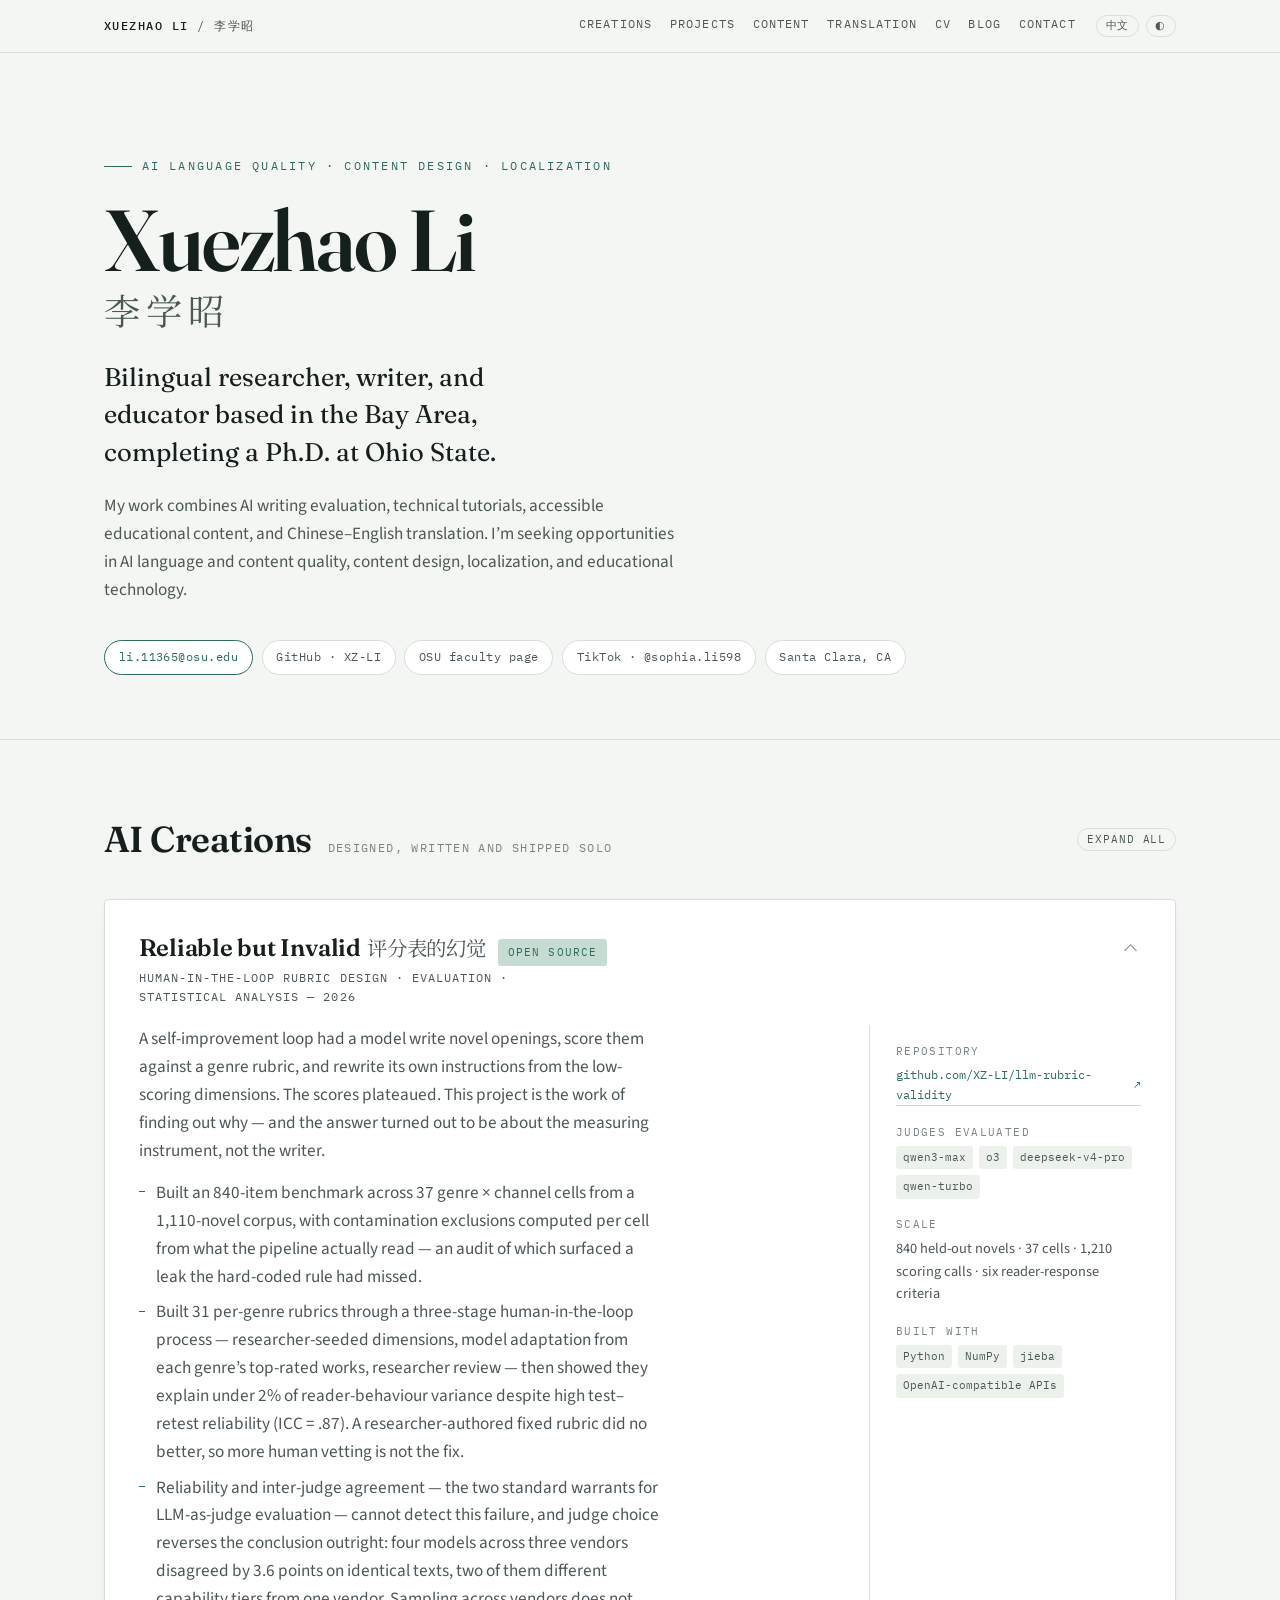
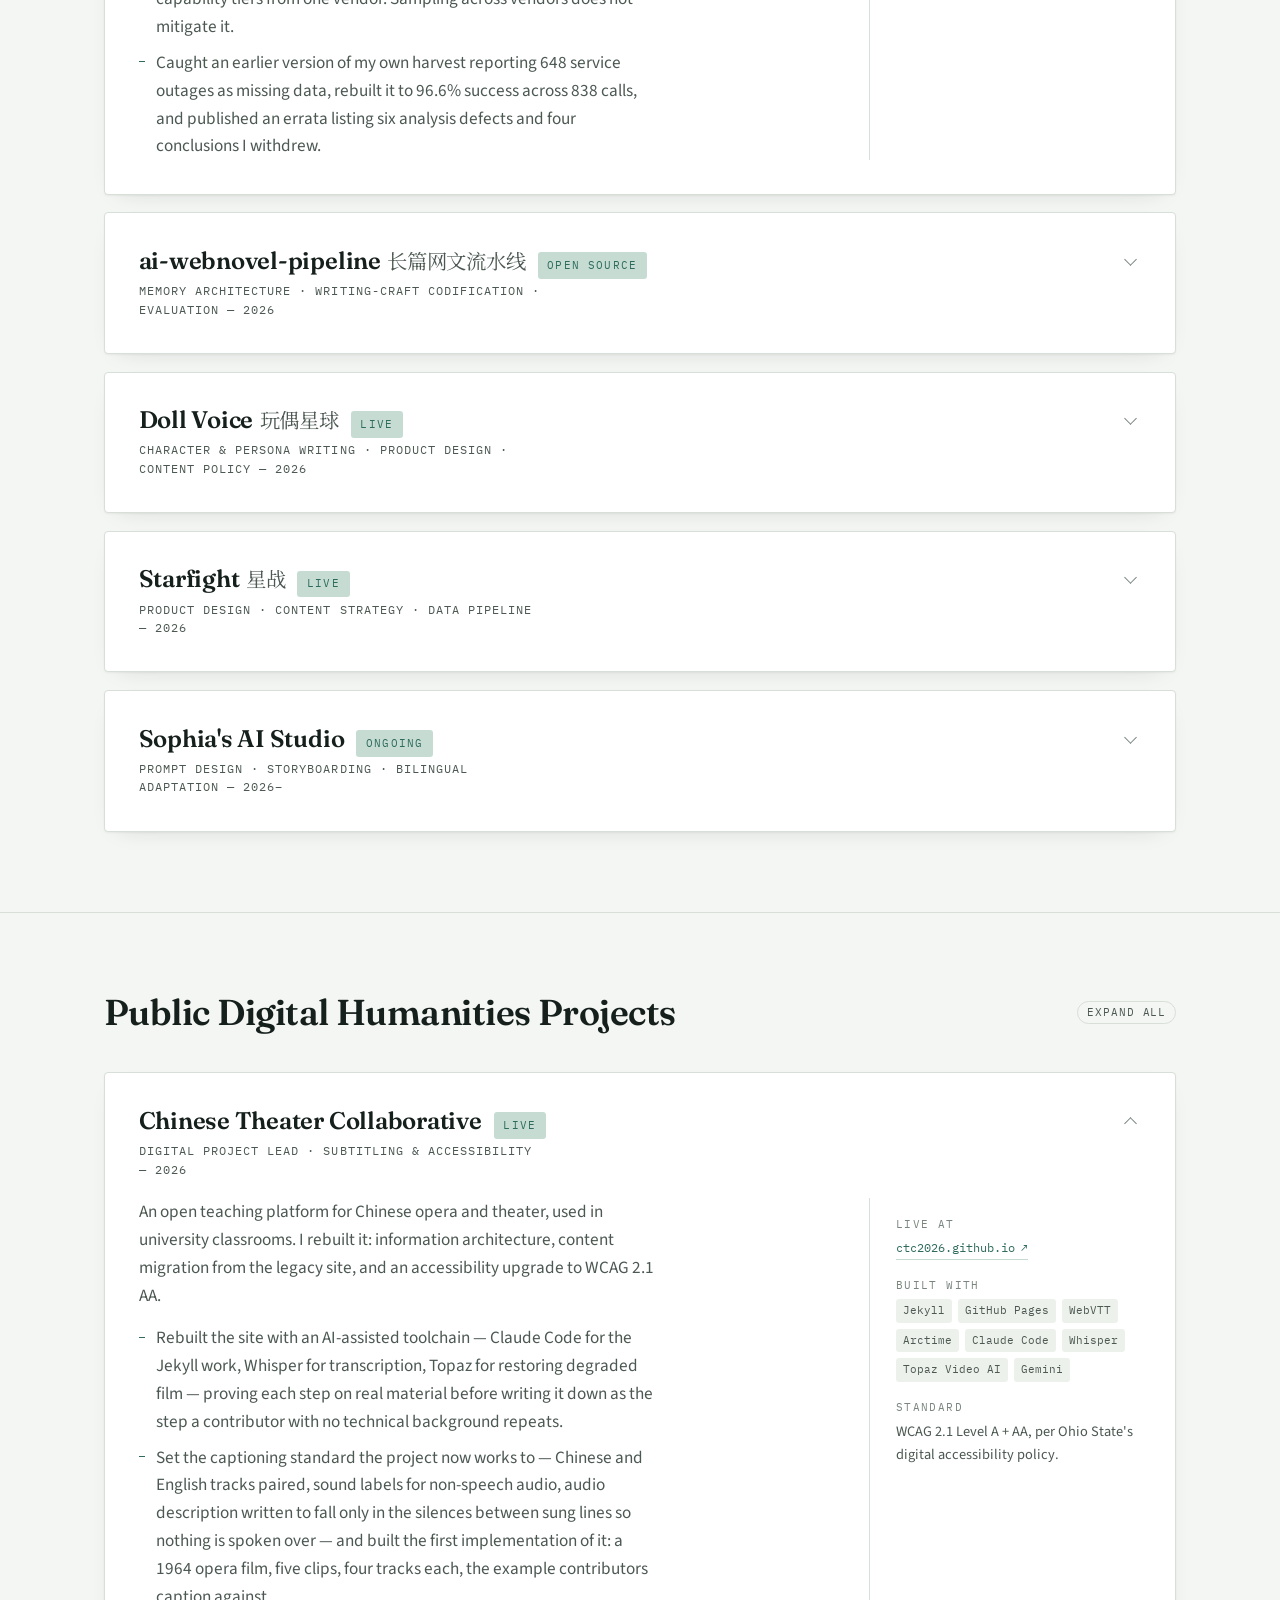
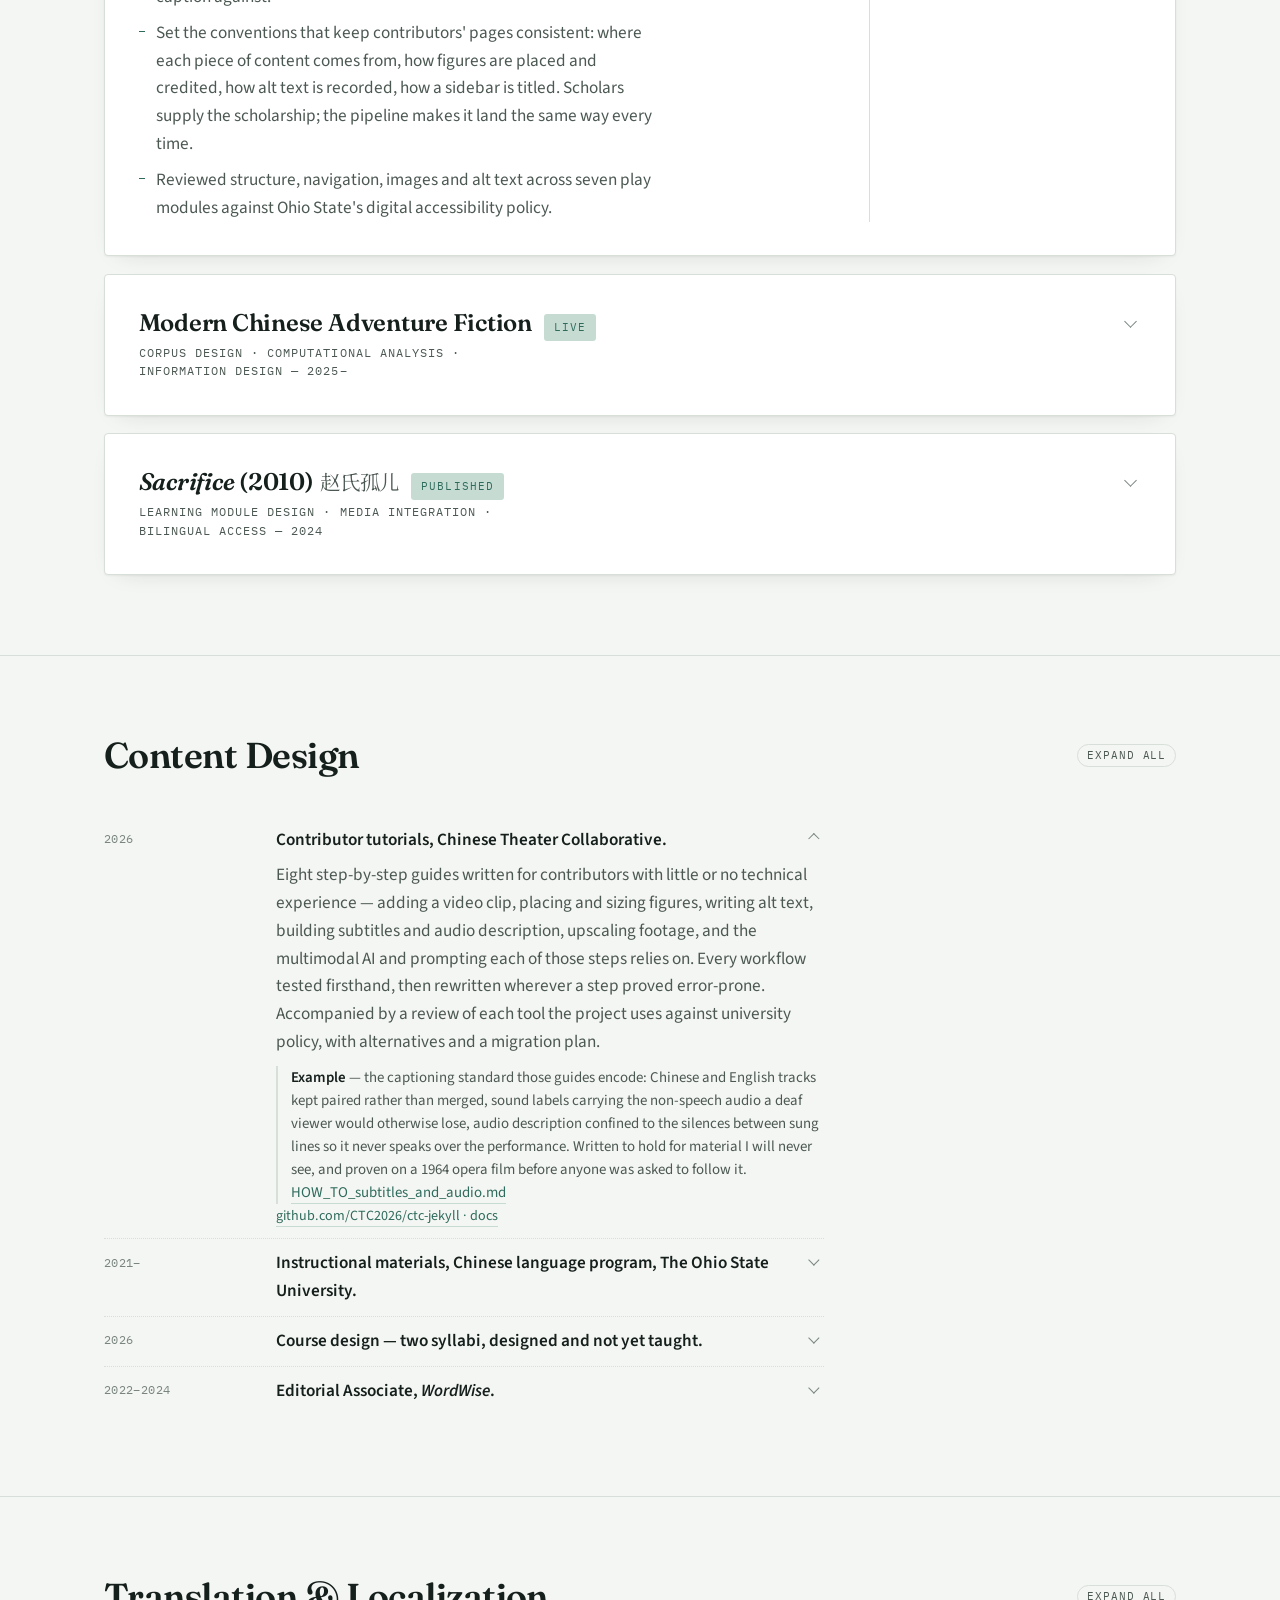
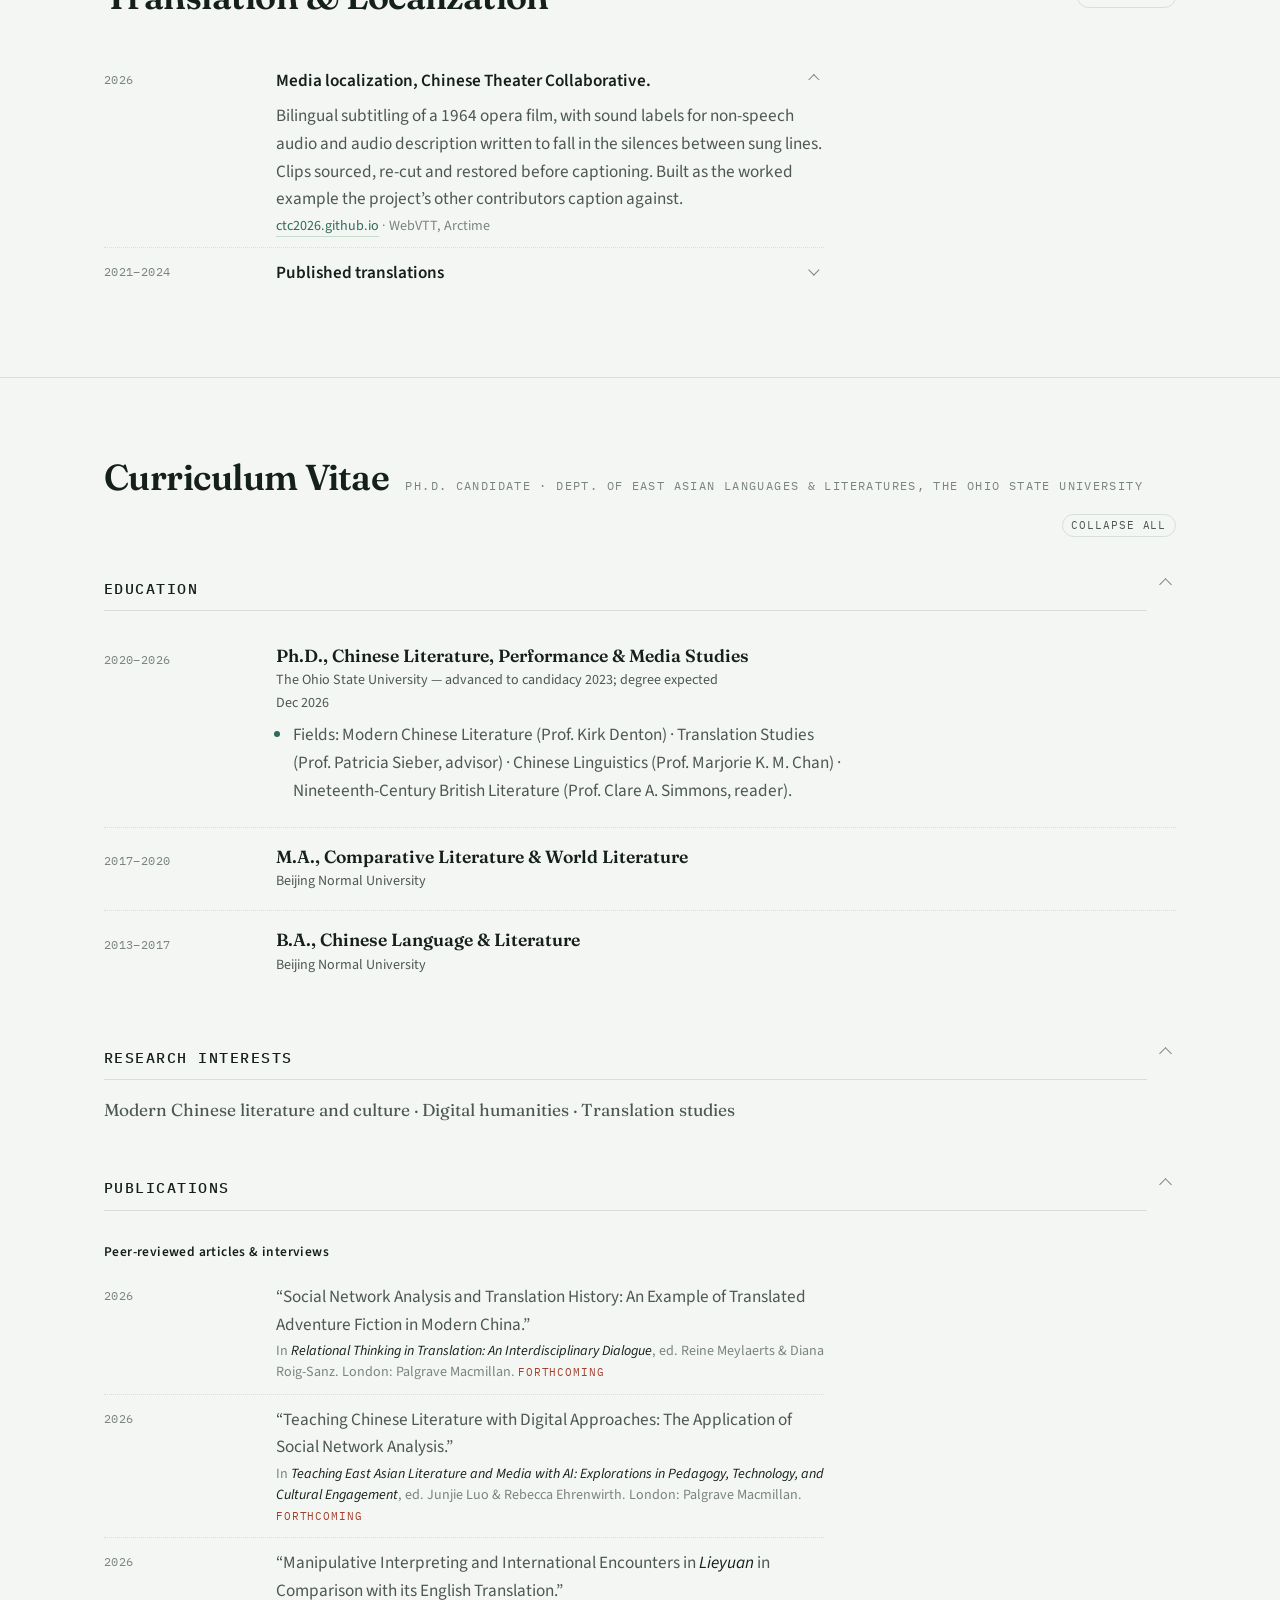
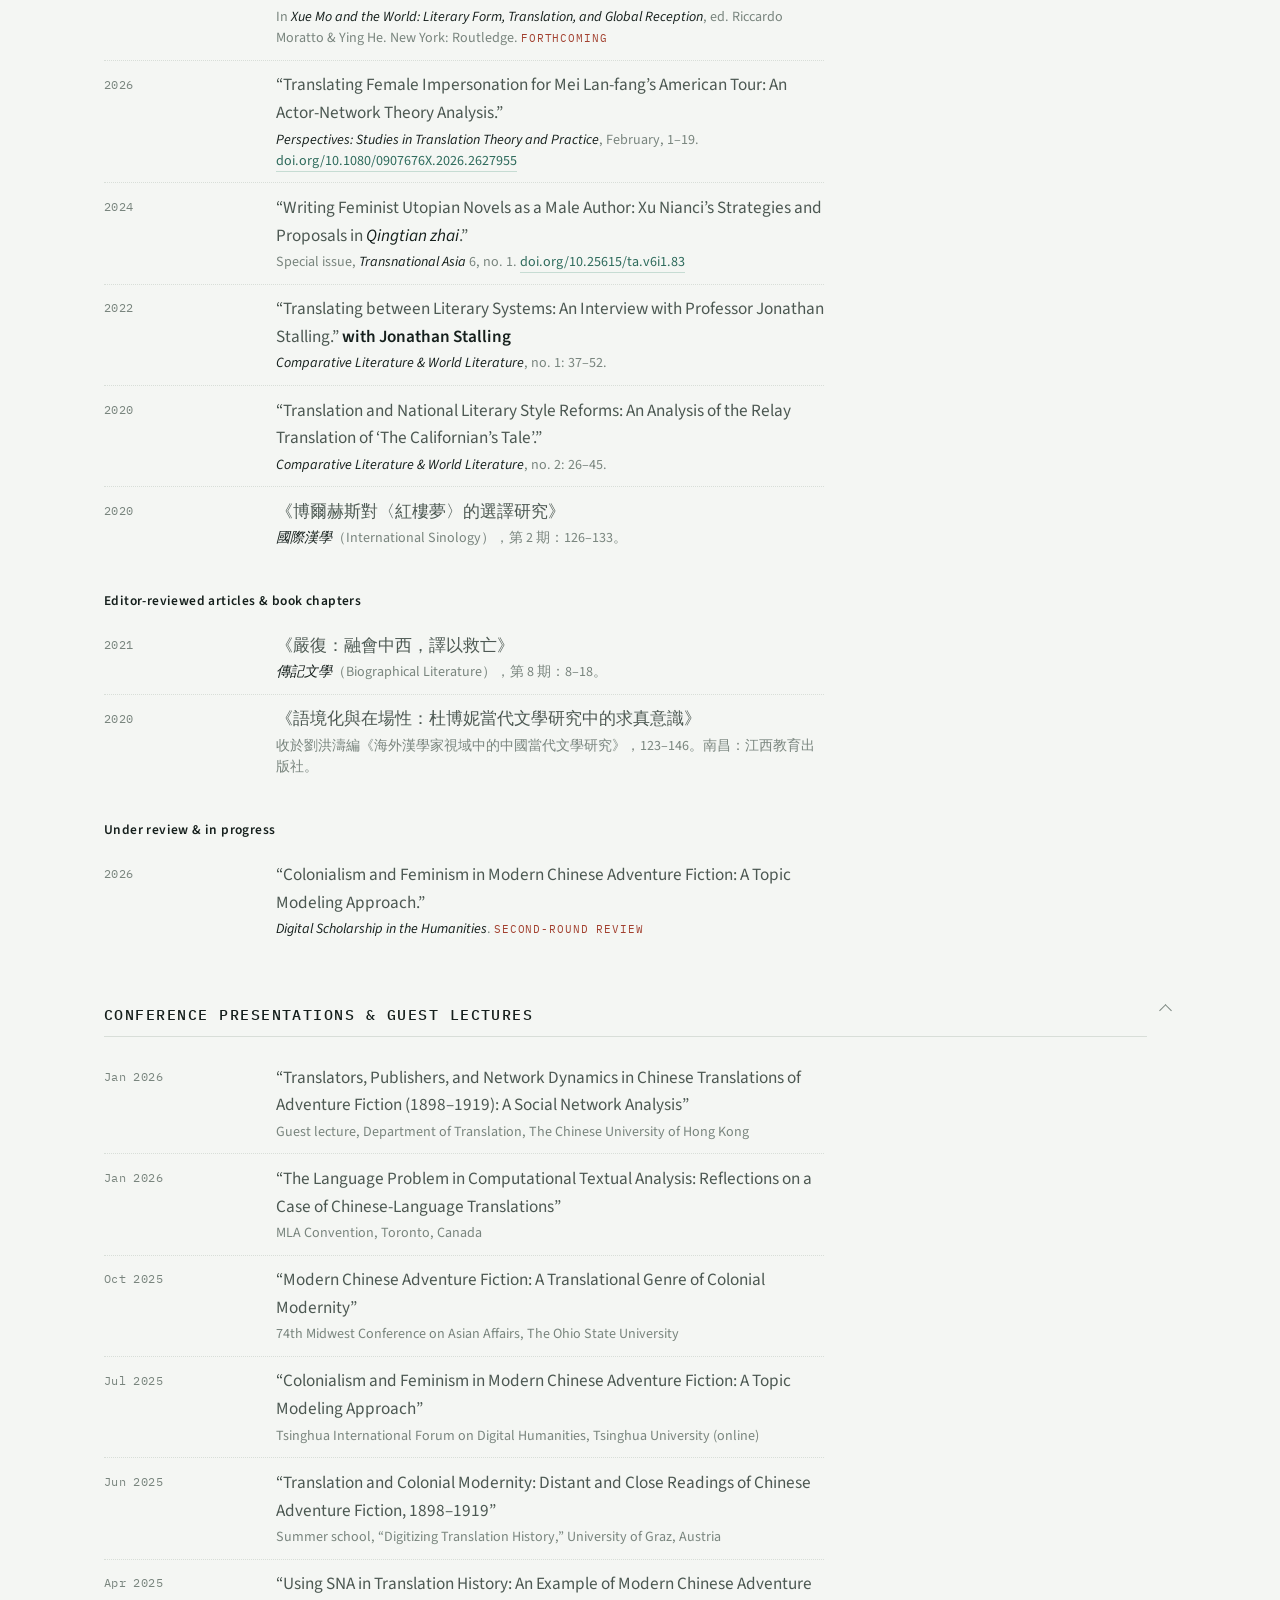
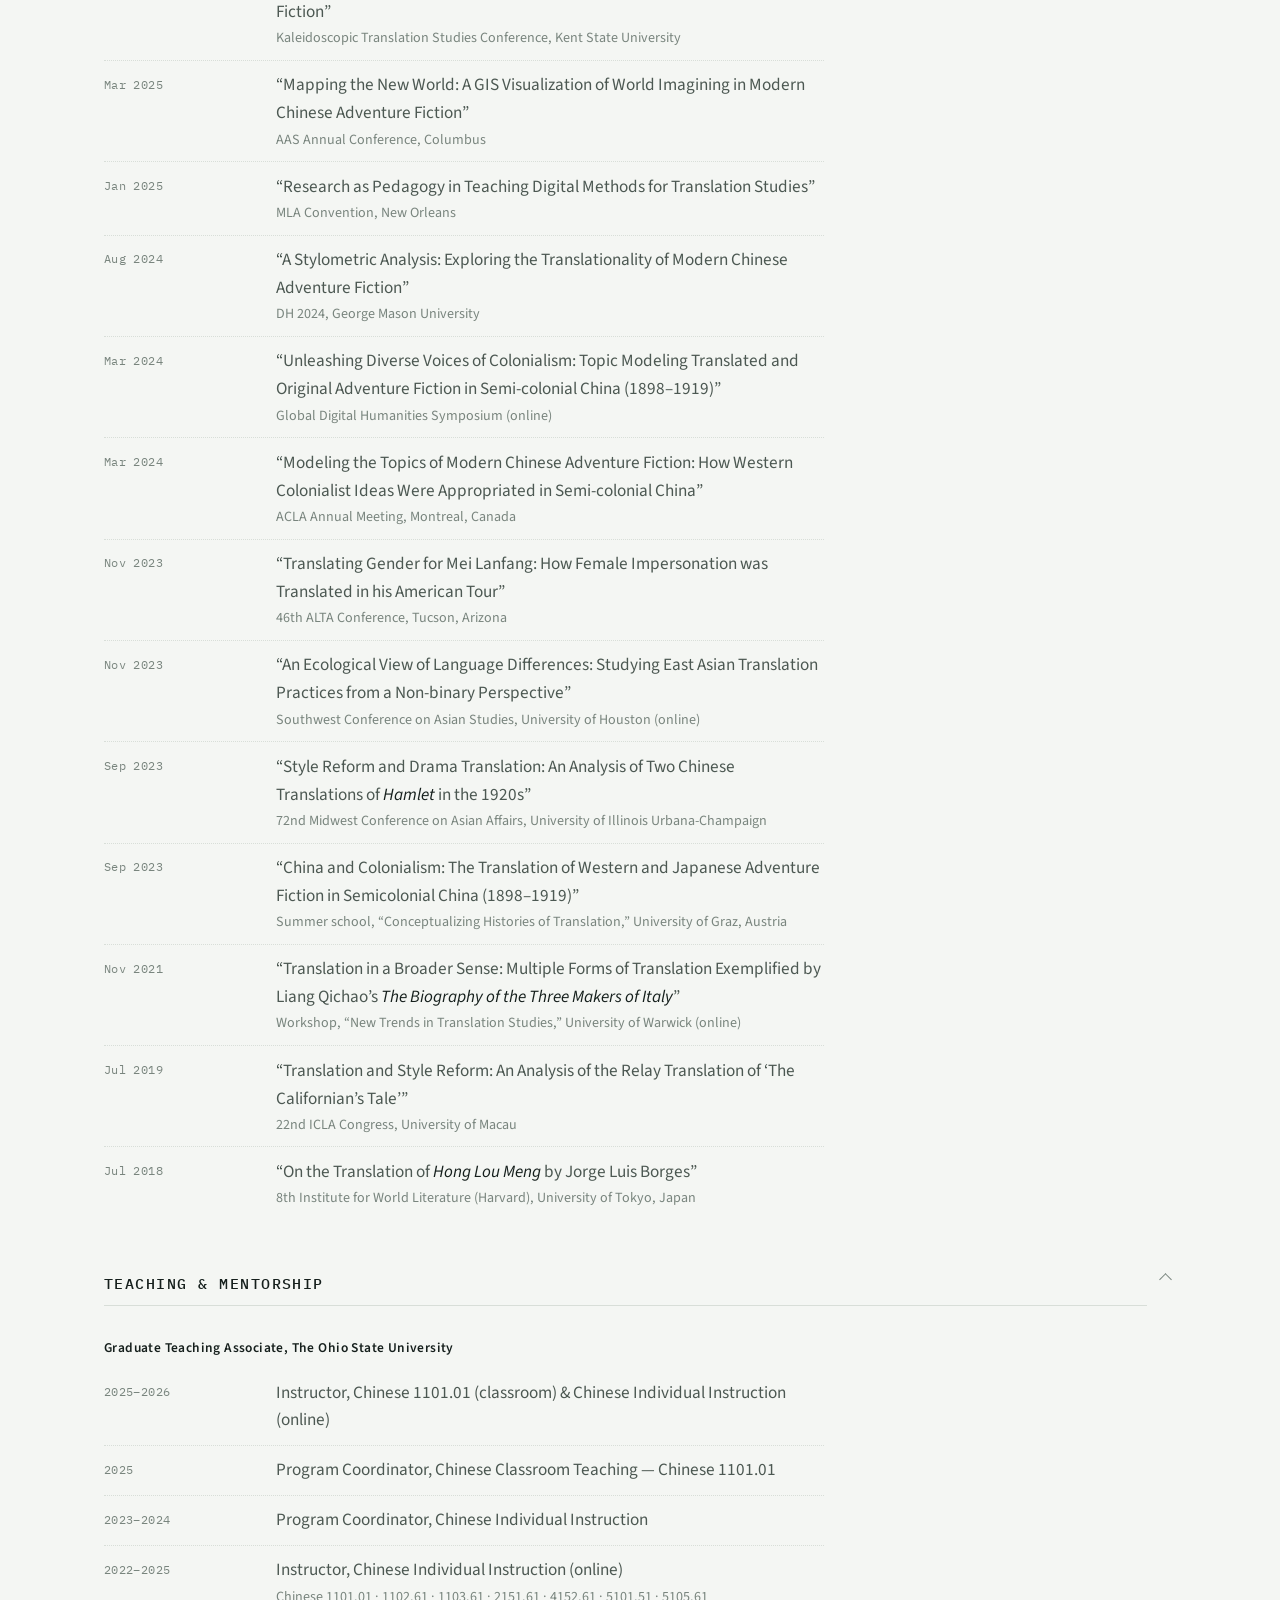
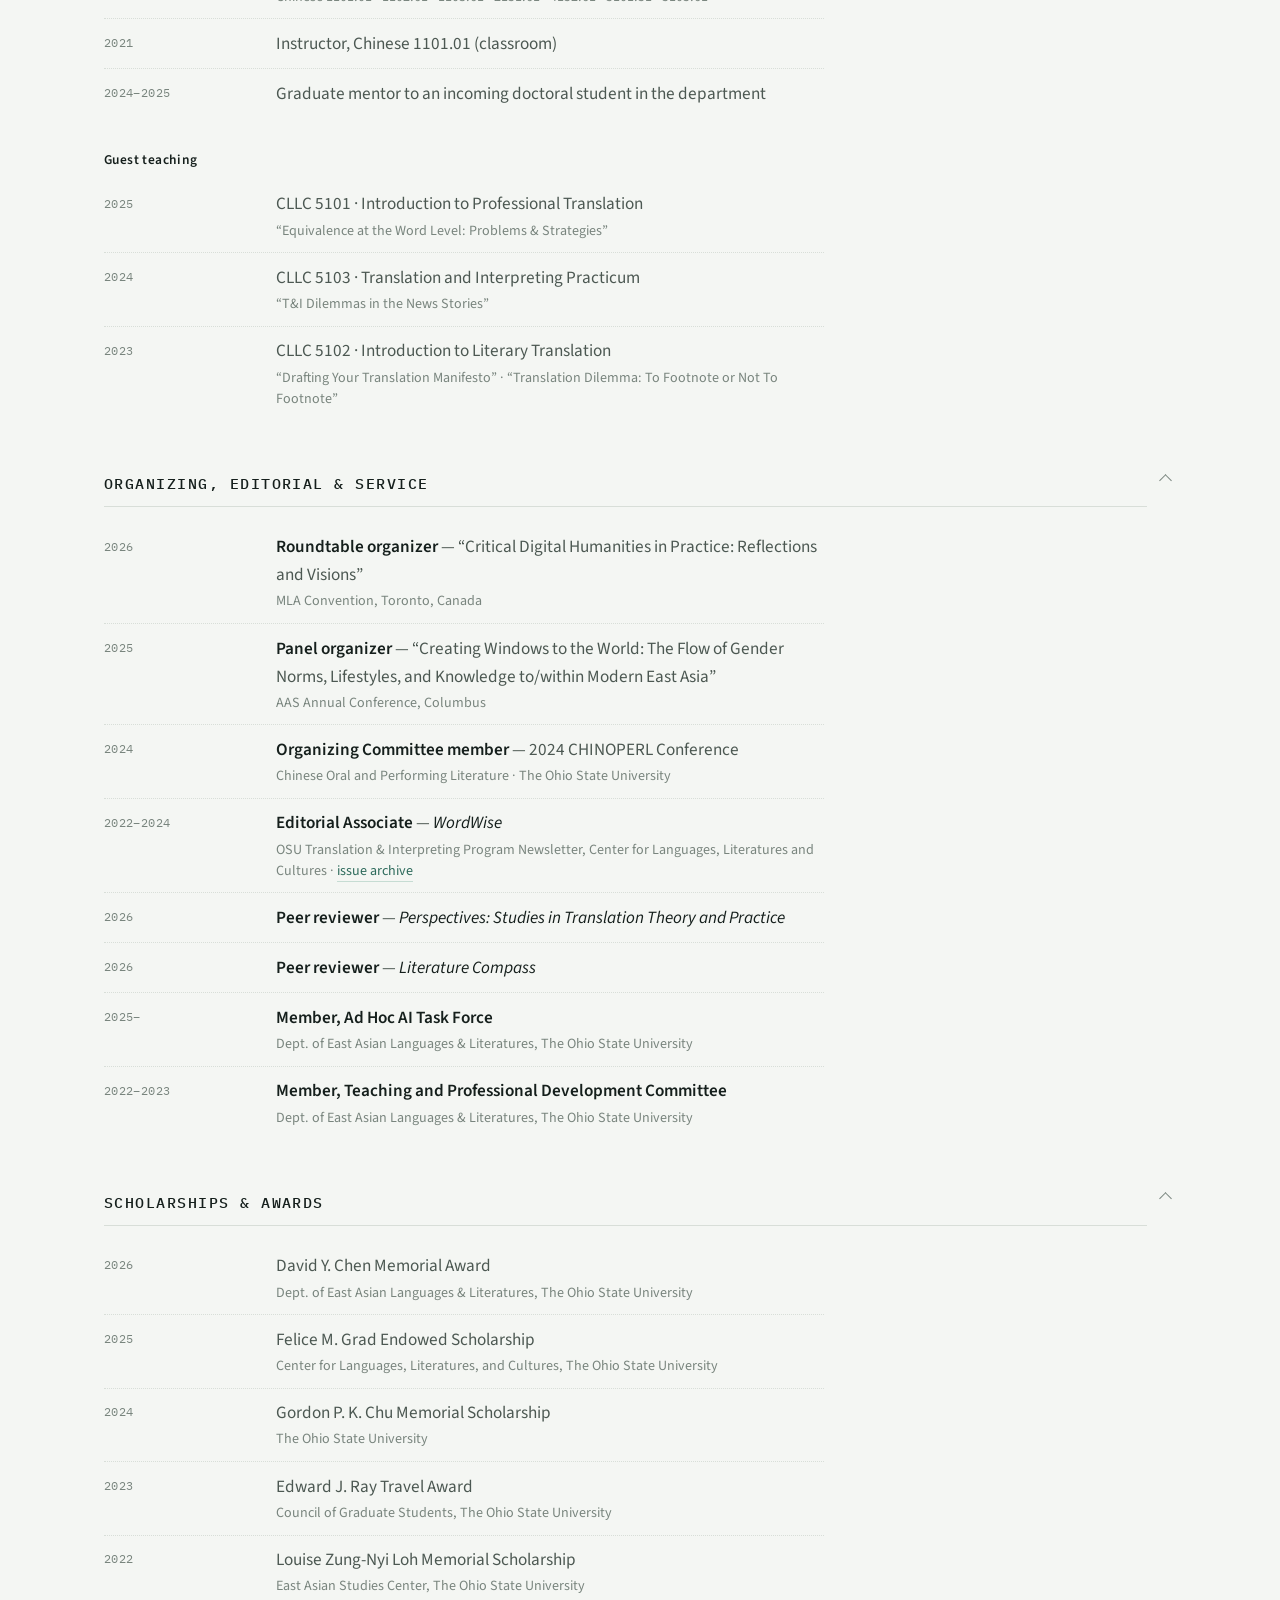
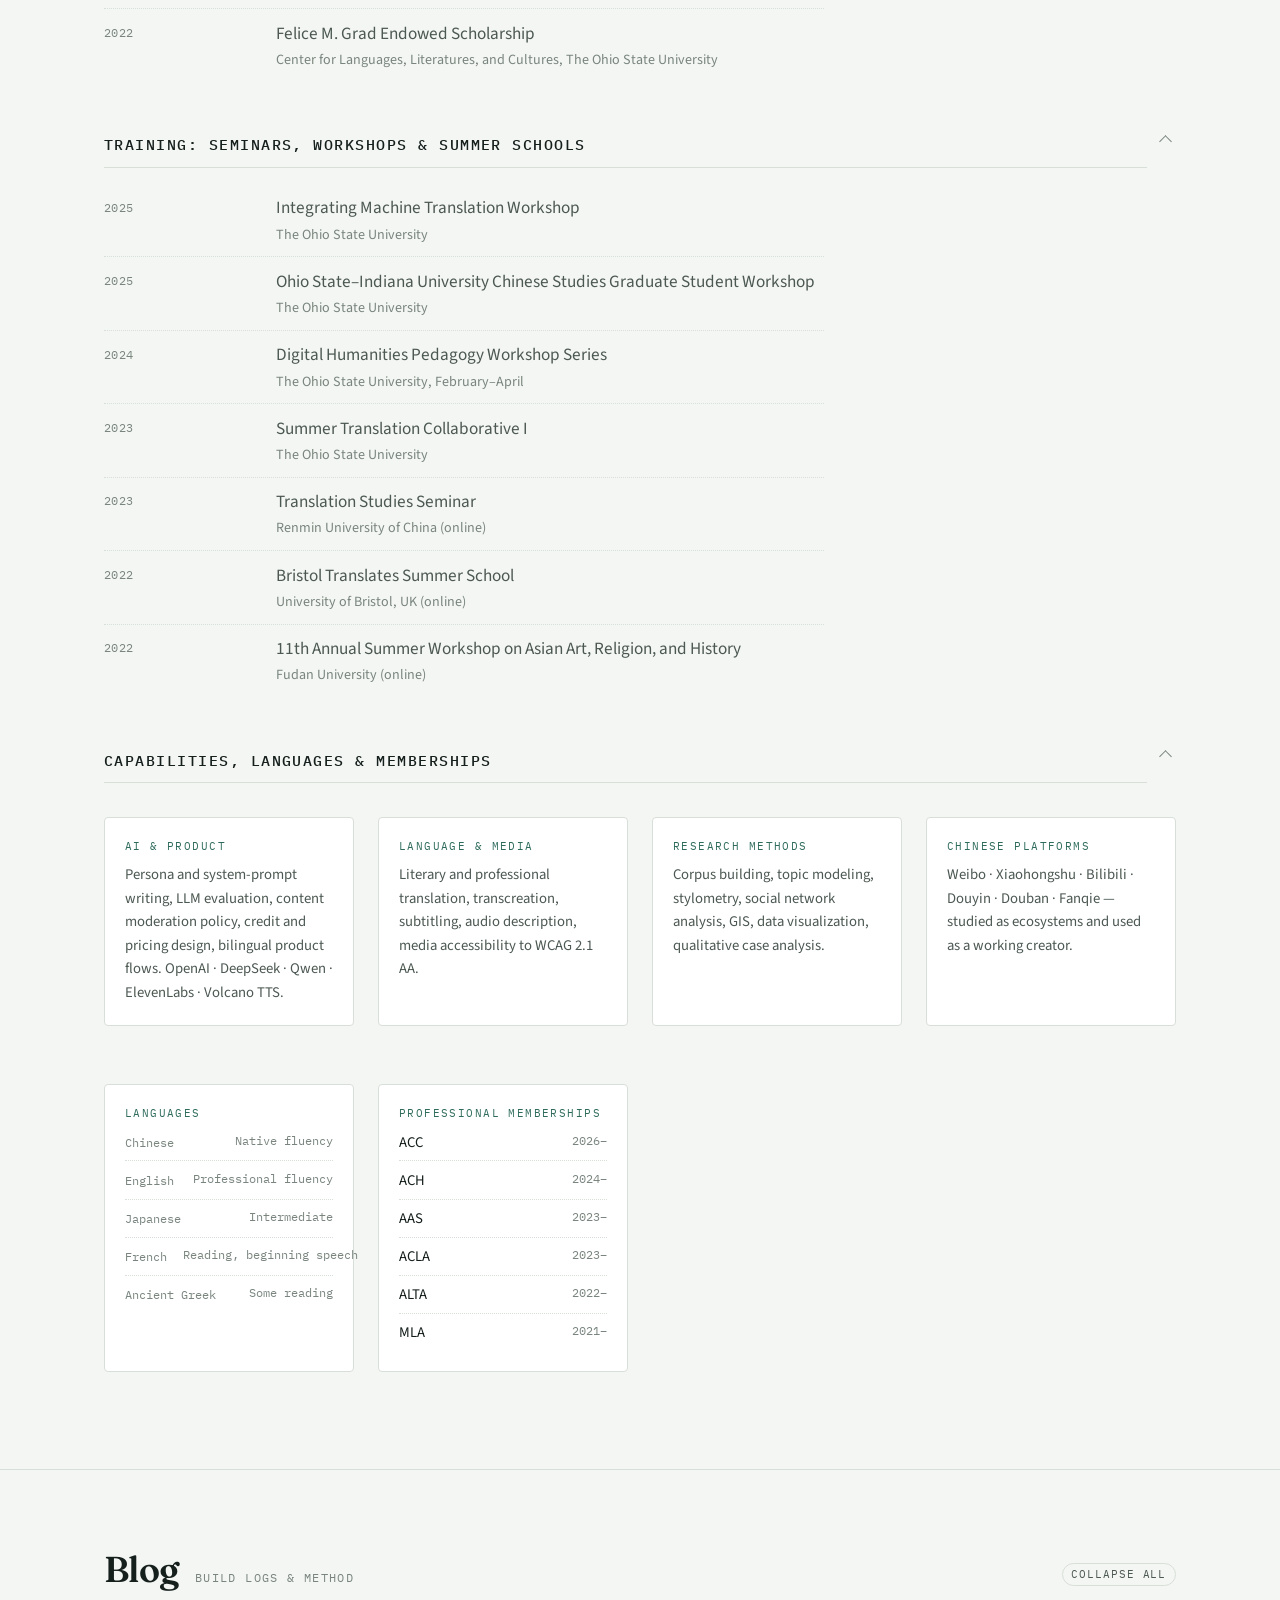
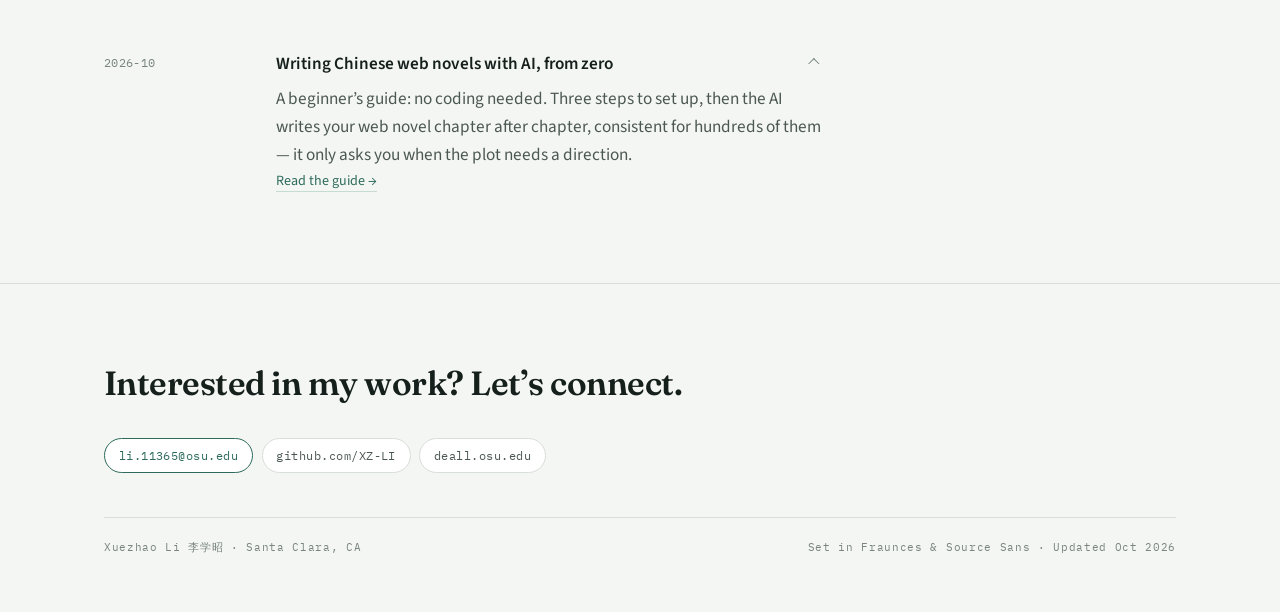
<file: index.html>
<!doctype html>
<html lang="en">
<head>
<meta charset="utf-8">
<meta name="viewport" content="width=device-width, initial-scale=1">
<meta name="description" content="Xuezhao Li — bilingual researcher, writer and educator in the Bay Area, completing a Ph.D. at Ohio State. AI writing evaluation, technical tutorials, accessible educational content and Chinese–English translation.">
<meta name="author" content="Xuezhao Li">
<link rel="canonical" href="https://xz-li.github.io/">
<link rel="icon" href="data:image/svg+xml,%3Csvg xmlns='http://www.w3.org/2000/svg' viewBox='0 0 100 100'%3E%3Ctext y='.9em' font-size='88'%3E%F0%9F%8E%AD%3C/text%3E%3C/svg%3E">
<meta property="og:type" content="website">
<meta property="og:site_name" content="Xuezhao Li">
<meta property="og:title" content="Xuezhao Li 李学昭">
<meta property="og:description" content="Xuezhao Li — bilingual researcher, writer and educator in the Bay Area, completing a Ph.D. at Ohio State. AI writing evaluation, technical tutorials, accessible educational content and Chinese–English translation.">
<meta property="og:url" content="https://xz-li.github.io/">
<meta property="og:locale" content="en_US">
<meta property="og:locale:alternate" content="zh_CN">
<meta name="twitter:card" content="summary">
<meta name="twitter:title" content="Xuezhao Li 李学昭">
<meta name="twitter:description" content="Xuezhao Li — bilingual researcher, writer and educator in the Bay Area, completing a Ph.D. at Ohio State. AI writing evaluation, technical tutorials, accessible educational content and Chinese–English translation.">
<style>:root{color-scheme:light dark}body{margin:0}img{max-width:100%}[hidden]{display:none!important}</style>
<title>Xuezhao Li</title>
<link rel="preconnect" href="https://fonts.googleapis.com">
<link rel="preconnect" href="https://fonts.gstatic.com" crossorigin>
<link rel="stylesheet" href="https://fonts.googleapis.com/css2?family=Fraunces:opsz,wght@9..144,400;9..144,600;9..144,700&family=Source+Sans+3:wght@300;400;600&family=IBM+Plex+Mono:wght@400;500&family=Noto+Serif+SC:wght@400;600&family=Noto+Sans+SC:wght@300;400;600&display=swap">

<link rel="stylesheet" href="assets/site.css">

<script>
(function(){
  var r=document.documentElement;
  var l="en",t=null;
  try{l=localStorage.getItem("xl-lang")||"en";t=localStorage.getItem("xl-theme")}catch(e){}
  r.dataset.lang=(l==="zh")?"zh":"en";
  if(t==="dark"||t==="light")r.dataset.theme=t;
})();
</script>

</head>
<body>
<div class="topbar">
  <div class="wrap">
    <a class="mark" href="#top"><b>Xuezhao Li</b> <span class="en">/ 李学昭</span><span class="zh">/ 李学昭</span></a>
    <nav class="topnav">
      <a href="#creations"><span class="en">Creations</span><span class="zh">作品</span></a>
      <a href="#projects"><span class="en">Projects</span><span class="zh">项目</span></a>
      <a href="#content-design"><span class="en">Content</span><span class="zh">内容</span></a>
      <a href="#localization"><span class="en">Translation</span><span class="zh">翻译</span></a>
      <a href="#cv"><span class="en">CV</span><span class="zh">履历</span></a>
      <a href="#blog"><span class="en">Blog</span><span class="zh">博客</span></a>
      <a href="#contact"><span class="en">Contact</span><span class="zh">联系</span></a>
    </nav>
    <div class="toggles">
      <button class="tog" id="lang-btn" type="button">中文</button>
      <button class="tog" id="theme-btn" type="button" aria-label="Switch color theme">◐</button>
    </div>
  </div>
</div>

<header class="hero" id="top">
  <div class="wrap">
    <p class="eyebrow"><span class="en">AI language quality · content design · localization</span><span class="zh">AI 语言质量 · 内容设计 · 本地化</span></p>
    <h1>Xuezhao Li<span class="cn">李学昭</span></h1>
    <p class="thesis">
      <span class="en">Bilingual researcher, writer, and educator based in the Bay Area, completing a Ph.D. at Ohio State.</span>
      <span class="zh">双语研究者、写作者与教育者，现居加州湾区，即将完成俄亥俄州立大学博士学位。</span>
    </p>
    <p class="sub">
      <span class="en">My work combines AI writing evaluation, technical tutorials, accessible educational content, and Chinese–English translation. I’m seeking opportunities in AI language and content quality, content design, localization, and educational technology.</span>
      <span class="zh">我的工作结合 AI 写作评估、技术教程、无障碍教育内容与中英翻译。目前寻找 AI 语言与内容质量、内容设计、本地化、教育科技方向的机会。</span>
    </p>
    <div class="meta-row">
      <a class="chip primary" href="mailto:li.11365@osu.edu">li.11365@osu.edu</a>
      <a class="chip" href="https://github.com/XZ-LI" target="_blank" rel="noopener">GitHub · XZ-LI</a>
      <a class="chip" href="https://deall.osu.edu/people/li.11365" target="_blank" rel="noopener">OSU faculty page</a>
      <a class="chip" href="https://www.tiktok.com/@sophia.li598" target="_blank" rel="noopener">TikTok · @sophia.li598</a>
      <span class="chip"><span class="en">Santa Clara, CA</span><span class="zh">加州 圣克拉拉</span></span>
    </div>
  </div>
</header>

<section id="creations">
  <div class="wrap">
    <div class="sec-head">
      <h2><span class="en">AI Creations</span><span class="zh">AI 作品</span></h2>
      <span class="sec-note"><span class="en">Designed, written and shipped solo</span><span class="zh">独立设计 · 撰写 · 上线</span></span>
    
      <button class="tog expand-all" type="button" aria-expanded="false"><span class="lbl-more"><span class="en">Expand all</span><span class="zh">全部展开</span></span><span class="lbl-less"><span class="en">Collapse all</span><span class="zh">全部收起</span></span></button>
    </div>

    <div class="projects">

      <article class="proj">
        <details open>
          <summary>
            <div class="proj-head">
            <h3>Reliable but Invalid<span class="cn">评分表的幻觉</span></h3>
            <span class="pill">Open source</span>
          </div>
            <p class="role"><span class="en">Human-in-the-loop rubric design · evaluation · statistical analysis — 2026</span><span class="zh">人机协作评分表设计 · 评测 · 统计分析 — 2026</span></p>
          </summary>
          <div class="proj-body">
            <div>
              <p>
            <span class="en">A self-improvement loop had a model write novel openings, score them against a genre rubric, and rewrite its own instructions from the low-scoring dimensions. The scores plateaued. This project is the work of finding out why — and the answer turned out to be about the measuring instrument, not the writer.</span>
            <span class="zh">一个自我改进循环：模型写小说开头、用评分表给自己打分、再据低分项改写写作指令。分数卡住不动。这个项目就是追查原因的过程——而答案不在写手身上，在那把尺子上。</span>
          </p>
          <ul class="did">
            <li><span class="en">Built an 840-item benchmark across 37 genre × channel cells from a 1,110-novel corpus, with contamination exclusions computed per cell from what the pipeline actually read — an audit of which surfaced a leak the hard-coded rule had missed.</span><span class="zh">用 1,110 部小说的语料建成 840 项基准，覆盖 37 个品类×频道格子；污染排除按各格管线实际读过的内容逐格计算——自查这个接触面时发现了硬编码规则漏掉的一处泄漏。</span></li>
            <li><span class="en">Built 31 per-genre rubrics through a three-stage human-in-the-loop process — researcher-seeded dimensions, model adaptation from each genre’s top-rated works, researcher review — then showed they explain under 2% of reader-behaviour variance despite high test–retest reliability (ICC = .87). A researcher-authored fixed rubric did no better, so more human vetting is not the fix.</span><span class="zh">以三阶段人机协作流程建成 31 份分品类评分表——研究者给出初始维度、模型依据各品类高分作品适配、研究者复核——随后证明它们只能解释读者行为方差的不到 2%，而重测信度高达 ICC = .87。研究者亲手写的固定评分表表现并无更好，可见「让人多把关」不是解药。</span></li>
            <li><span class="en">Reliability and inter-judge agreement — the two standard warrants for LLM-as-judge evaluation — cannot detect this failure, and judge choice reverses the conclusion outright: four models across three vendors disagreed by 3.6 points on identical texts, two of them different capability tiers from one vendor. Sampling across vendors does not mitigate it.</span><span class="zh">信度与评审间一致性——业界给 LLM 评审背书的两个标准手段——都查不出这种失效；而换个评委结论会直接翻转：四个模型、三家厂商对同一批文本的判断跨度 3.6 分，其中两个还是同一厂商的不同档位。多找几家厂商投票并不能缓解。</span></li>
            <li><span class="en">Caught an earlier version of my own harvest reporting 648 service outages as missing data, rebuilt it to 96.6% success across 838 calls, and published an errata listing six analysis defects and four conclusions I withdrew.</span><span class="zh">发现自己此前一版抓取把 648 次服务故障误报成数据缺失，重建后 838 次调用成功率 96.6%，并公开勘误，列明六类分析缺陷与四条由我撤回的结论。</span></li>
          </ul>
            </div>
            <div class="aside">
          <dl>
            <dt><span class="en">Repository</span><span class="zh">代码仓库</span></dt>
            <dd><a class="visit" href="https://github.com/XZ-LI/llm-rubric-validity" target="_blank" rel="noopener">github.com/XZ-LI/llm-rubric-validity</a></dd>
            <dt><span class="en">Judges evaluated</span><span class="zh">参评模型</span></dt>
            <dd class="stack"><span>qwen3-max</span><span>o3</span><span>deepseek-v4-pro</span><span>qwen-turbo</span></dd>
            <dt><span class="en">Scale</span><span class="zh">规模</span></dt>
            <dd><span class="en">840 held-out novels · 37 cells · 1,210 scoring calls · six reader-response criteria</span><span class="zh">840 部留出小说 · 37 个格子 · 1,210 次评分调用 · 六个读者反应效标</span></dd>
            <dt><span class="en">Built with</span><span class="zh">技术栈</span></dt>
            <dd class="stack"><span>Python</span><span>NumPy</span><span>jieba</span><span>OpenAI-compatible APIs</span></dd>
          </dl>
        </div>
          </div>
        </details>
      </article>

      <article class="proj">
        <details>
          <summary>
            <div class="proj-head">
            <h3>ai-webnovel-pipeline<span class="cn">长篇网文流水线</span></h3>
            <span class="pill">Open source</span>
          </div>
            <p class="role"><span class="en">Memory architecture · writing-craft codification · evaluation — 2026</span><span class="zh">记忆架构 · 写作手艺规则化 · 评测 — 2026</span></p>
          </summary>
          <div class="proj-body">
            <div>
              <p>
            <span class="en">Writing one good chapter is easy. The hard part is that chapter 200 still remembers what chapter 3 planted — and 600,000 characters fit in no context window. So this is a memory-architecture problem, not a prose-generation one. The pipeline covers premise, chapters, self-diagnosis and scheduled publishing to Chinese platforms; Chinese web fiction is the upstream of short drama and adaptation worldwide, and judging it at volume is a literature problem before it is an engineering one.</span>
            <span class="zh">写好一章不难，难的是第 200 章还记得第 3 章埋的伏笔——而六十万字装不进任何上下文窗口。所以这是记忆架构问题，不是文本生成问题。流水线覆盖立项、续写、自检、定时发章；中文网文是全球短剧与影视改编的上游，要在规模上判断这类内容，首先是文学问题，其次才是工程问题。</span>
          </p>
          <ul class="did">
            <li><span class="en">Six memory layers with separate refresh rates — inviolable constraints, story bible, a ledger of unpaid setups, one digest per 30-chapter arc, the current arc plan, recent summaries and prose. Measured with tiktoken, input flattens after chapter 10: chapter 1,000 costs what chapter 50 does.</span><span class="zh">六层记忆，各有刷新频率——不可违反的硬约束、故事圣经、未兑现伏笔的台账、每 30 章一段的往事提要、当前弧线计划、近期摘要与原文。用 tiktoken 实测，输入量在第 10 章后持平：第 1,000 章和第 50 章同价。</span></li>
            <li><span class="en">Genre rules reverse-engineered from a 1,110-novel corpus rather than hand-written: 370 weighted criteria derived per genre from its top-rated works, then rules grown over 10–15 rounds of generate → score → rewrite-the-rules. Measured the mechanism — a seed carrying imitable excerpts yields 85 characters of articulated rules per round, a seed without them yields 744.</span><span class="zh">题材规则不是手写的，而是从 1,110 部作品的语料库反推：每个品类从同类高分作品推出 370 项带权重的标准，写作细则再经「生成→打分→改写规则」迭代 10–15 轮。并量出其中的机制：种子里带可模仿的节选时每轮只攒 85 字明文规则，撤掉节选则 744 字。</span></li>
            <li><span class="en">Audited the one genre whose rule layer had grown to 4,894 characters while six others sat at 899–1,138: 81% of it was genre-independent craft. Promoting those 31 rules to a shared layer levelled all 37 genres to the same rule density.</span><span class="zh">审计唯一一个规则层涨到 4,894 字的品类（另外六个只有 899–1,138 字）：其中 81% 与品类无关。把这 31 条提为共享层，37 个品类的规则密度就此拉平。</span></li>
            <li><span class="en">Ran it end to end and fixed what that exposed — an arc planner rewriting finished chapters, craft labels leaking into prose, a mute protagonist speaking four times. Then measured rather than assumed: the template A/B gap was +0.22 under the model that wrote the chapters and +0.06 under an independent judge, too small to claim, and a blind pass caught a defect the scorer missed entirely.</span><span class="zh">端到端跑一遍，修掉它暴露的问题——弧线计划重写已完成章节、写作技巧标签漏进正文、设定为哑巴的主角一章说了四次话。随后不靠假定而去测量：模版 A/B 的差距在写手自评下 +0.22，换独立评委只剩 +0.06，太小不足以下结论；另有一轮盲评抓到了评分器完全没发现的缺陷。</span></li>
          </ul>
            </div>
            <div class="aside">
          <dl>
            <dt><span class="en">Repository</span><span class="zh">代码仓库</span></dt>
            <dd><a class="visit" href="https://github.com/XZ-LI/ai-webnovel-pipeline" target="_blank" rel="noopener">github.com/XZ-LI/ai-webnovel-pipeline</a></dd>
            <dt><span class="en">For non-programmers</span><span class="zh">不写代码也能用</span></dt>
            <dd><span class="en"><a class="visit" href="https://github.com/XZ-LI/ai-webnovel-pipeline/blob/main/README.md#starting-from-zero-in-five-minutes" target="_blank" rel="noopener">Five-minute start</a> — paste one paragraph to an AI assistant and it installs everything for you</span><span class="zh"><a class="visit" href="https://github.com/XZ-LI/ai-webnovel-pipeline/blob/main/README.zh-CN.md#零基础五分钟开始" target="_blank" rel="noopener">零基础五分钟开始</a>——复制一段话给 AI，装环境、配接口都由它代劳</span></dd>
            <dt><span class="en">Beginner’s guide</span><span class="zh">零基础教程</span></dt>
            <dd><a class="visit" href="blog/building-a-skill.html"><span class="en">Writing Chinese web novels with AI, from zero</span><span class="zh">零基础用 AI 写网文</span></a></dd>
            <dt><span class="en">Derived from</span><span class="zh">规则来源</span></dt>
            <dd><span class="en">1,110-novel corpus · 370 weighted criteria · 10–15 iteration rounds per mature genre</span><span class="zh">1,110 部语料 · 370 项带权重维度 · 成熟品类各迭代 10–15 轮</span></dd>
            <dt><span class="en">Scope</span><span class="zh">覆盖范围</span></dt>
            <dd><span class="en">37 genre templates · premise options → chapters → diagnosis and revision → scheduled publishing</span><span class="zh">37 个题材模版 · 立项选项 → 续写 → 诊断改稿 → 定时发章</span></dd>
            <dt><span class="en">Runs in</span><span class="zh">可用环境</span></dt>
            <dd class="stack"><span>Claude Code</span><span>Cursor</span><span>Codex CLI</span><span>Cline</span><span>Copilot</span><span>Aider</span><span>plain CLI</span></dd>
            <dt><span class="en">Built with</span><span class="zh">技术栈</span></dt>
            <dd class="stack"><span>Python</span><span>tiktoken</span><span>Playwright</span><span>OpenAI-compatible APIs</span></dd>
          </dl>
        </div>
          </div>
        </details>
      </article>

<article class="proj">
        <details>
          <summary>
            <div class="proj-head">
            <h3>Doll Voice<span class="cn">玩偶星球</span></h3>
            <span class="pill">Live</span>
          </div>
            <p class="role"><span class="en">Character &amp; persona writing · product design · content policy — 2026</span><span class="zh">角色与人设撰写 · 产品设计 · 内容合规 — 2026</span></p>
          </summary>
          <div class="proj-body">
            <div>
              <p>
            <span class="en">An AI voice-companion app. You create a doll, write its personality, generate its face, pick its voice — then talk to it out loud, in real time. The whole product is a writing problem wearing a technical costume: the persona prompts, the safety voice, the tone of every system message are the thing users actually feel.</span>
            <span class="zh">AI 语音陪伴应用。用户创建专属玩偶：写人设、生成形象、选定声音，然后用真人般的语音实时对话。这款产品本质上是一个写作问题——人设提示词、安全话术、每一条系统消息的语气，才是用户真正感受到的东西。</span>
          </p>
          <ul class="did">
            <li><span class="en">Wrote the Chinese persona system — including three resident community characters that greet new users so the discovery feed is never empty.</span><span class="zh">撰写中文人设体系，包括发现广场的三个系统玩偶，新用户进来不会面对空页面。</span></li>
            <li><span class="en">Designed a usage-based credit economy end to end: what each action costs, what a new account starts with, and how the tiers are priced.</span><span class="zh">完整设计按用量计费的积分体系：每个动作扣多少、新用户送多少、各档位如何定价。</span></li>
            <li><span class="en">Built the compliance layer required to operate in China — content moderation, user reporting, a youth mode with night-time limits, and phone-based identity verification. ICP filing granted July 2026.</span><span class="zh">搭建境内合规层：内容审核、用户举报、含夜间限制的青少年模式、手机实名认证。ICP 备案已于 2026 年 7 月通过。</span></li>
            <li><span class="en">Shipped the international edition on a separate model stack in three interface languages — English, Spanish and Chinese — deployed and live, proving the same product travels.</span><span class="zh">用另一套模型栈完成并上线国际版，支持英语、西班牙语、中文三种界面语言，验证同一产品的出海可行性。</span></li>
          </ul>
            </div>
            <div class="aside">
          <dl>
            <dt><span class="en">Live at</span><span class="zh">线上地址</span></dt>
            <dd><a class="visit" href="https://dollvoice.app" target="_blank" rel="noopener">dollvoice.app</a> <span class="en">· International · EN / ES / ZH</span><span class="zh">· 国际版（英／西／中）</span></dd>
            <dt><span class="en">China stack</span><span class="zh">境内版</span></dt>
            <dd class="stack"><span>DeepSeek</span><span>Volcano TTS</span><span>Qwen / DashScope</span><span>FastAPI</span></dd>
            <dt><span class="en">International stack</span><span class="zh">国际版</span></dt>
            <dd class="stack"><span>OpenAI</span><span>Fish Audio</span><span>SQLite FTS5</span><span>Fly.io</span></dd>
            <dt><span class="en">Voice library</span><span class="zh">音色库</span></dt>
            <dd><span class="en">604 catalogued voices in the China edition; 35,000+ in the international edition, each screened for name-based IP and likeness risk. Both searchable, with a describe-it-and-I'll-match recommender.</span><span class="zh">境内版 604 个音色目录，国际版 35,000+ 个（逐条按名称做过 IP 与肖像风险筛查）。两版均支持搜索与「描述即推荐」的音色匹配。</span></dd>
          </dl>
        </div>
          </div>
        </details>
      </article>

            <article class="proj">
        <details>
          <summary>
            <div class="proj-head">
            <h3>Starfight<span class="cn">星战</span></h3>
            <span class="pill">Live</span>
          </div>
            <p class="role"><span class="en">Product design · content strategy · data pipeline — 2026</span><span class="zh">产品设计 · 内容策略 · 数据管线 — 2026</span></p>
          </summary>
          <div class="proj-body">
            <div>
              <p>
            <span class="en">A Chinese entertainment-heat tracker. It pulls trending signals from Weibo, Xiaohongshu, Bilibili and Douyin and turns them into something a fan or a content planner can actually read: who is rising, what topic is peaking, and where a community is arguing.</span>
            <span class="zh">中文娱乐圈热度追踪产品。持续聚合微博、小红书、B 站、抖音的趋势信号，把散乱的流量数据整理成粉丝和内容策划真正读得懂的东西：谁在上升、哪个话题正热、社群在争论什么。</span>
          </p>
          <ul class="did">
            <li><span class="en">Real-time voting leaderboard, head-to-head star comparison, and a public opinion profile for each celebrity.</span><span class="zh">实时投票榜、明星对比、每位明星的舆论画像。</span></li>
            <li><span class="en">A fan letterboard for community messages, plus an automated scrape-and-refresh pipeline that keeps rankings current without manual work.</span><span class="zh">粉丝留言板，以及自动抓取与更新的后台管线，榜单无需人工维护。</span></li>
            <li><span class="en">Built for the work I care about: spotting emerging artists, judging what a topic is worth, and planning coverage around it.</span><span class="zh">服务于我真正关心的工作：发现上升艺人、判断话题价值、据此策划选题。</span></li>
          </ul>
            </div>
            <div class="aside">
          <dl>
            <dt><span class="en">Live at</span><span class="zh">线上地址</span></dt>
            <dd><a class="visit" href="https://starfight.fly.dev" target="_blank" rel="noopener">starfight.fly.dev</a></dd>
            <dt><span class="en">Built with</span><span class="zh">技术栈</span></dt>
            <dd class="stack"><span>Python</span><span>FastAPI</span><span>Automated collection</span><span>Weibo API</span></dd>
            <dt><span class="en">Audience</span><span class="zh">面向</span></dt>
            <dd><span class="en">Chinese fan communities; creator-management and entertainment content teams.</span><span class="zh">中文粉丝社群；创作者经纪与娱乐内容团队。</span></dd>
          </dl>
        </div>
          </div>
        </details>
      </article>

      <article class="proj">
        <details>
          <summary>
            <div class="proj-head">
            <h3>Sophia's AI Studio</h3>
            <span class="pill"><span class="en">Ongoing</span><span class="zh">持续更新</span></span>
          </div>
            <p class="role"><span class="en">Prompt design · storyboarding · bilingual adaptation — 2026–</span><span class="zh">提示词设计 · 分镜 · 双语改编 — 2026 至今</span></p>
          </summary>
          <div class="proj-body">
            <div>
              <p>
            <span class="en">A TikTok channel adapting Chinese web fiction — mostly fantasy — into English short-form video. Every episode is an adaptation decision before it is a prompt: which beat survives the cut to sixty seconds, which cultural image needs replacing, which name an English viewer can hold in their head.</span>
            <span class="zh">运营 TikTok 账号，把中文网文（以幻想类为主）改编为英文短视频。每一集首先是改编判断，其次才是提示词：哪个情节点能活过六十秒、哪个文化意象需要替换、哪个名字英语观众记得住。</span>
          </p>
          <ul class="did">
            <li><span class="en">Prompt sequences, visual storyboards and AI generation pipelines (Seedance) for narrative video.</span><span class="zh">为叙事视频搭建提示词序列、视觉分镜与 AI 生成流程（Seedance）。</span></li>
          </ul>
            </div>
            <div class="aside">
          <dl>
            <dt><span class="en">Watch</span><span class="zh">观看</span></dt>
            <dd><a class="visit" href="https://www.tiktok.com/@sophia.li598" target="_blank" rel="noopener">@sophia.li598</a></dd>
          </dl>
        </div>
          </div>
        </details>
      </article>

    </div>
  </div>
</section>

<section id="projects">
  <div class="wrap">
    <div class="sec-head">
      <h2><span class="en">Public Digital Humanities Projects</span><span class="zh">公共数字人文项目</span></h2>
    
      <button class="tog expand-all" type="button" aria-expanded="false"><span class="lbl-more"><span class="en">Expand all</span><span class="zh">全部展开</span></span><span class="lbl-less"><span class="en">Collapse all</span><span class="zh">全部收起</span></span></button>
    </div>
    <div class="projects">
      <article class="proj">
        <details open>
          <summary>
            <div class="proj-head">
            <h3>Chinese Theater Collaborative</h3>
            <span class="pill">Live</span>
          </div>
            <p class="role"><span class="en">Digital project lead · subtitling &amp; accessibility — 2026</span><span class="zh">数字项目负责 · 字幕与无障碍 — 2026</span></p>
          </summary>
          <div class="proj-body">
            <div>
              <p>
            <span class="en">An open teaching platform for Chinese opera and theater, used in university classrooms. I rebuilt it: information architecture, content migration from the legacy site, and an accessibility upgrade to WCAG 2.1 AA.</span>
            <span class="zh">中国戏曲与戏剧的开放教学平台，供大学课堂使用。由我重建：信息架构、从旧站迁移内容，以及无障碍（WCAG 2.1 AA）升级。</span>
          </p>
          <ul class="did">
            <li><span class="en">Rebuilt the site with an AI-assisted toolchain — Claude Code for the Jekyll work, Whisper for transcription, Topaz for restoring degraded film — proving each step on real material before writing it down as the step a contributor with no technical background repeats.</span><span class="zh">用一套 AI 辅助工具链重建站点——Jekyll 部分用 Claude Code、转写用 Whisper、画质修复用 Topaz——每一步都先在真实素材上跑通，再写成没有技术背景的协作者可照做的步骤。</span></li>
            <li><span class="en">Set the captioning standard the project now works to — Chinese and English tracks paired, sound labels for non-speech audio, audio description written to fall only in the silences between sung lines so nothing is spoken over — and built the first implementation of it: a 1964 opera film, five clips, four tracks each, the example contributors caption against.</span><span class="zh">制定项目现行的字幕规范——中英字幕轨成对、非语音部分加声音标注、口述影像只落在唱句之间的静默处，不压任何一句唱词——并做出第一套实现：一部 1964 年戏曲电影，五个片段、每段四条轨，供其他协作者对照施工。</span></li>
            <li><span class="en">Set the conventions that keep contributors' pages consistent: where each piece of content comes from, how figures are placed and credited, how alt text is recorded, how a sidebar is titled. Scholars supply the scholarship; the pipeline makes it land the same way every time.</span><span class="zh">制定让各位协作者产出保持一致的规范：每类内容从哪来、插图如何放置与署名、替代文本记录在哪、侧栏标题怎么写。学者负责学术内容，流程负责让它每次都以同样的方式落到页面上。</span></li>
            <li><span class="en">Reviewed structure, navigation, images and alt text across seven play modules against Ohio State's digital accessibility policy.</span><span class="zh">依俄亥俄州立大学数字无障碍政策，逐项复核七个剧目模块的结构、导航、图像与替代文本。</span></li>
          </ul>
            </div>
            <div class="aside">
          <dl>
            <dt><span class="en">Live at</span><span class="zh">线上地址</span></dt>
            <dd><a class="visit" href="https://ctc2026.github.io/ctc-jekyll/" target="_blank" rel="noopener">ctc2026.github.io</a></dd>
            <dt><span class="en">Built with</span><span class="zh">技术栈</span></dt>
            <dd class="stack"><span>Jekyll</span><span>GitHub Pages</span><span>WebVTT</span><span>Arctime</span><span>Claude Code</span><span>Whisper</span><span>Topaz Video AI</span><span>Gemini</span></dd>
            <dt><span class="en">Standard</span><span class="zh">标准</span></dt>
            <dd><span class="en">WCAG 2.1 Level A + AA, per Ohio State's digital accessibility policy.</span><span class="zh">依俄亥俄州立大学数字无障碍政策，达 WCAG 2.1 A + AA 级。</span></dd>
          </dl>
        </div>
          </div>
        </details>
      </article>
      <article class="proj">
        <details>
          <summary>
            <div class="proj-head">
            <h3>Modern Chinese Adventure Fiction</h3>
            <span class="pill">Live</span>
          </div>
            <p class="role"><span class="en">Corpus design · computational analysis · information design — 2025–</span><span class="zh">语料设计 · 计算分析 · 信息设计 — 2025 至今</span></p>
          </summary>
          <div class="proj-body">
            <div>
              <p>
            <span class="en">Between 1898 and 1919 Chinese publishers issued at least 215 translations of Western and Japanese adventure fiction alongside 72 original Chinese works, passing through some 150 translators. The genre is barely catalogued. This is the resource I built so that it can be studied at all.</span>
            <span class="zh">1898 至 1919 年间，中国出版了至少 215 部西方与日本冒险小说的译作，以及 72 部本土原创，经手译者约 150 人。这个类型几乎没有被编目过。这个资源就是为了让它变得可研究而建的。</span>
          </p>
          <ul class="did">
            <li><span class="en">Assembled a corpus of 180 translations and 60 original works with the metadata comparison needs — translator, author, publisher, date — and put the full texts online beside the bibliography.</span><span class="zh">建成 180 部译作与 60 部原创的语料库，附可供比较的元数据（译者、作者、出版方、年份），并把全文与书目一并上线。</span></li>
            <li><span class="en">Applied topic modelling, stylometry, social network analysis and GIS mapping to trace how the genre travelled, who carried it, and what changed in the crossing.</span><span class="zh">以主题模型、文体计量、社会网络分析与 GIS 制图，追踪这个类型如何流动、由谁携带、在跨语际过程中发生了什么变化。</span></li>
            <li><span class="en">Wrote the findings up for readers who do not do computation: explanations, tables, maps and network diagrams in place of model output.</span><span class="zh">把分析结果写给不做计算的读者看：用讲解、表格、地图与网络图代替模型输出。</span></li>
            <li><span class="en">The topic-modelling strand became an article on colonialism and feminism in the genre, in second-round review at <cite>Digital Scholarship in the Humanities</cite>.</span><span class="zh">其中主题模型部分写成论文，讨论该类型中的殖民主义与女性主义，现于 <cite>Digital Scholarship in the Humanities</cite> 二审。</span></li>
          </ul>
            </div>
            <div class="aside">
          <dl>
            <dt><span class="en">Live at</span><span class="zh">线上地址</span></dt>
            <dd><a class="visit" href="https://xz-li.github.io/Modern-Chinese-Adventure-Fiction/" target="_blank" rel="noopener">xz-li.github.io/Modern-Chinese-Adventure-Fiction</a></dd>
            <dt><span class="en">Sections</span><span class="zh">板块</span></dt>
            <dd class="stack"><span><span class="en">Bibliography</span><span class="zh">书目</span></span><span><span class="en">Full texts</span><span class="zh">全文</span></span><span><span class="en">DH research</span><span class="zh">DH 研究</span></span></dd>
            <dt><span class="en">Methods</span><span class="zh">方法</span></dt>
            <dd class="stack"><span>Topic modelling</span><span>Stylometry</span><span>SNA</span><span>GIS</span></dd>
            <dt><span class="en">Corpus</span><span class="zh">语料规模</span></dt>
            <dd><span class="en">180 translations and 60 originals, 1898–1919.</span><span class="zh">180 部译作、60 部原创，1898–1919。</span></dd>
          </dl>
        </div>
          </div>
        </details>
      </article>
      <article class="proj">
        <details>
          <summary>
            <div class="proj-head">
            <h3><em>Sacrifice</em> (2010)<span class="cn">赵氏孤儿</span></h3>
            <span class="pill"><span class="en">Published</span><span class="zh">已发表</span></span>
          </div>
            <p class="role"><span class="en">Learning module design · media integration · bilingual access — 2024</span><span class="zh">学习模块设计 · 媒体整合 · 双语可及 — 2024</span></p>
          </summary>
          <div class="proj-body">
            <div>
              <p>
            <span class="en">Undergraduates meet <em>The Orphan of Zhao</em> in translation and Chen Kaige's adaptation of it without a word of Chinese. The design problem: let them work from the film itself rather than from somebody's summary of it, inside a single class session.</span>
            <span class="zh">本科生读的是《赵氏孤儿》的译本，看陈凯歌的改编时一个中文字都不懂。设计要解决的问题是：让他们直接面对影片本身，而不是别人对影片的转述，并且要能塞进一节课。</span>
          </p>
          <ul class="did">
            <li><span class="en">Segmented 124 minutes into 14 timestamped clips so a scene can be assigned on its own. The unit of assignment becomes a scene, not a film, which is what makes the module usable in one class.</span><span class="zh">把 124 分钟切成 14 个带时间码的片段，使一场戏可以被单独布置。布置的单位从一部电影变成一场戏——这是模块能在一节课里用起来的前提。</span></li>
            <li><span class="en">Transcribed every clip in Chinese and translated it into English, so a student without the language works from the primary text instead of a paraphrase of it.</span><span class="zh">每个片段都做中文转写与英文翻译，让不懂中文的学生面对的是原始文本，而不是转述。</span></li>
            <li><span class="en">Sequenced the written apparatus — introduction, plot summary, then a thematic reading of the father-son relationship the adaptation turns on — so students arriving with different prior knowledge can enter at different points.</span><span class="zh">把文字部分排成梯度——导论、剧情梗概，再到这部改编所倚重的父子关系主题分析——让先备知识不同的学生各自从合适的位置切入。</span></li>
            <li><span class="en">Selected and captioned the figures to carry the visual argument, and compiled the works consulted for students going further.</span><span class="zh">选定图像并撰写说明以承载视觉层面的论证，另整理参考文献供学生延伸阅读。</span></li>
          </ul>
            </div>
            <div class="aside">
          <dl>
            <dt><span class="en">Read at</span><span class="zh">阅读</span></dt>
            <dd><a class="visit" href="https://chinesetheatercollaborative.org/ctc/the-orphan-of-zhao--2010" target="_blank" rel="noopener">chinesetheatercollaborative.org</a></dd>
            <dt><span class="en">Designed for</span><span class="zh">面向</span></dt>
            <dd><span class="en">Undergraduate classrooms; no Chinese required.</span><span class="zh">本科课堂；不要求中文能力。</span></dd>
            <dt><span class="en">Clips</span><span class="zh">片段</span></dt>
            <dd><span class="en">14, timestamped and bilingual.</span><span class="zh">14 个，带时间码与中英双语。</span></dd>
            <dt><span class="en">Source</span><span class="zh">改编源</span></dt>
            <dd><span class="en">Chen Kaige, <em>Sacrifice</em> (2010), after the Yuan zaju 趙氏孤兒.</span><span class="zh">陈凯歌《赵氏孤儿》（2010），改编自元杂剧《趙氏孤兒》。</span></dd>
          </dl>
        </div>
          </div>
        </details>
      </article>
    </div>

  </div>
</section>

<section id="content-design">
  <div class="wrap">
    <div class="sec-head">
      <h2><span class="en">Content Design</span><span class="zh">内容设计</span></h2>
    
      <button class="tog expand-all" type="button" aria-expanded="false"><span class="lbl-more"><span class="en">Expand all</span><span class="zh">全部展开</span></span><span class="lbl-less"><span class="en">Collapse all</span><span class="zh">全部收起</span></span></button>
    </div>
    <ul class="runs">
      <li><span class="yr">2026</span><details open><summary><b>Contributor tutorials, Chinese Theater Collaborative.</b></summary><div class="run-body"><span class="en">Eight step-by-step guides written for contributors with little or no technical experience — adding a video clip, placing and sizing figures, writing alt text, building subtitles and audio description, upscaling footage, and the multimodal AI and prompting each of those steps relies on. Every workflow tested firsthand, then rewritten wherever a step proved error-prone. Accompanied by a review of each tool the project uses against university policy, with alternatives and a migration plan.</span><span class="zh">为几乎没有技术背景的协作者写的八份分步指南——添加视频片段、放置与缩放插图、撰写替代文本、制作字幕与口述影像、提升画质，以及每一步所依赖的多模态 AI 与提示词写法。每条流程都亲自跑过一遍，哪一步容易出错就改写哪一步。另附一份工具合规审查，逐项对照校方政策，并给出替代方案与迁移计划。</span><span class="eg"><span class="en"><b>Example</b> — the captioning standard those guides encode: Chinese and English tracks kept paired rather than merged, sound labels carrying the non-speech audio a deaf viewer would otherwise lose, audio description confined to the silences between sung lines so it never speaks over the performance. Written to hold for material I will never see, and proven on a 1964 opera film before anyone was asked to follow it. <a href="https://github.com/CTC2026/ctc-jekyll/blob/main/docs/HOW_TO_subtitles_and_audio.md" target="_blank" rel="noopener">HOW_TO_subtitles_and_audio.md</a></span><span class="zh"><b>例</b>——这些指南所固化的一条规范：中英字幕轨成对保留而不合并；声音标注承载听障观众否则会错过的非语音信息；口述影像只进唱句之间的静默处，绝不压过表演。规则写成可套用于我永远不会看到的素材，并先在一部 1964 年戏曲电影上验证，才要求他人遵循。<a href="https://github.com/CTC2026/ctc-jekyll/blob/main/docs/HOW_TO_subtitles_and_audio.md" target="_blank" rel="noopener">HOW_TO_subtitles_and_audio.md</a></span></span><span class="venue"><a href="https://github.com/CTC2026/ctc-jekyll/tree/main/docs" target="_blank" rel="noopener">github.com/CTC2026/ctc-jekyll · docs</a></span></div></details></li>
      <li><span class="yr">2021–</span><details><summary><b>Instructional materials, Chinese language program, The Ohio State University.</b></summary><div class="run-body"><span class="en">Explanations, materials and guidance built for learners with very different amounts of prior knowledge, turning linguistic and cultural concepts into steps a student can actually follow. Coordinated instructors and students to keep program guidance clear and consistent; coordinator appointments 2023–24 and 2025–present.</span><span class="zh">为先备知识差异极大的学习者编写讲解、教材与指引，把语言与文化概念拆成学生真的跟得上的步骤。协调教师与学生，保持课程指引清楚一致；协调人任期为 2023–24 与 2025 年至今。</span></div></details></li>
      <li><span class="yr">2026</span><details><summary><b>Course design — two syllabi, designed and not yet taught.</b></summary><div class="run-body"><span class="en"><em>Digital Humanities and Chinese Studies</em>: a lab-style methods course that runs the same four beats — concept, application in Chinese Studies, practicum, showcase — across social network analysis, GIS, text analysis, topic modelling and stylometry, so a student practises one workflow five times. <em>Adventure in Chinese Fiction, Film, and Video Games</em>: one genre tracked from the sixteenth century to <em>Black Myth: Wukong</em>, across fiction, film and games. Both carry observable objectives with assessment weighted against them; the DH course adds a five-dimension rubric whose pass condition is reproducible data and stated limitations.</span><span class="zh"><em>数字人文与中国研究</em>：实验课形式，社会网络分析、GIS、文本分析、主题模型、文体计量五种方法各走一遍「概念—在中国研究中的应用—实操—展示」，让学生把同一套工作流练五次。<em>中国小说、电影与电子游戏中的冒险</em>：一个类型，从 16 世纪追到《黑神话：悟空》，横跨小说、影视与游戏。两份都写明可观察的学习目标，评分权重与目标逐条对应；数字人文那门另附五维度评分表，及格条件是数据可复现、并说明方法的盲区。</span><span class="venue"><a href="files/Xuezhao-Li-syllabus-DH-and-Chinese-Studies.pdf" target="_blank" rel="noopener">DH &amp; Chinese Studies (PDF)</a> · <a href="files/Xuezhao-Li-syllabus-Adventure-Fiction-Film-Games.pdf" target="_blank" rel="noopener">Adventure in Fiction, Film &amp; Games (PDF)</a></span></div></details></li>
      <li><span class="yr">2022–2024</span><details><summary><b>Editorial Associate, <cite>WordWise</cite>.</b></summary><div class="run-body"><span class="en">Edited public-facing writing for clarity, terminology and consistency, working with contributors to make specialized translation topics readable by people outside the field.</span><span class="zh">编辑面向公众的稿件，把关清晰度、术语与一致性，与作者合作，让专业的翻译话题对圈外读者也读得懂。</span><span class="venue">OSU Translation &amp; Interpreting Program Newsletter · <a href="https://us9.campaign-archive.com/home/?u=a9fc3cbad2b78a658d10372b8&amp;id=59510398f4" target="_blank" rel="noopener"><span class="en">issue archive</span><span class="zh">往期归档</span></a></span></div></details></li>
    </ul>
  </div>
</section>

<section id="localization">
  <div class="wrap">
    <div class="sec-head">
      <h2><span class="en">Translation &amp; Localization</span><span class="zh">翻译与本地化</span></h2>
    
      <button class="tog expand-all" type="button" aria-expanded="false"><span class="lbl-more"><span class="en">Expand all</span><span class="zh">全部展开</span></span><span class="lbl-less"><span class="en">Collapse all</span><span class="zh">全部收起</span></span></button>
    </div>
    <ul class="runs">
      <li><span class="yr">2026</span><details open><summary><b>Media localization, Chinese Theater Collaborative.</b></summary><div class="run-body"><span class="en">Bilingual subtitling of a 1964 opera film, with sound labels for non-speech audio and audio description written to fall in the silences between sung lines. Clips sourced, re-cut and restored before captioning. Built as the worked example the project’s other contributors caption against.</span><span class="zh">为一部 1964 年戏曲电影制作中英双语字幕，配非语音部分的声音标注，以及只落在唱句静默处的口述影像。片段在配字幕前由我找源、重剪与修复。这套成品是项目其他协作者对照施工的范例。</span><span class="venue"><a href="https://ctc2026.github.io/ctc-jekyll/" target="_blank" rel="noopener">ctc2026.github.io</a> · WebVTT, Arctime</span></div></details></li>
      <li><span class="yr">2021–2024</span><details><summary><b><span class="en">Published translations</span><span class="zh">出版译作</span></b></summary><div class="run-body">
        <ul class="runs nested">
      <li><span class="yr">2024</span><span>Wang Tao, “A Brief Biography of Mary” 媚梨小傳, “A Great Overseas Adventure” 海外壯遊, and “A Wonderland under the Sea” 海底奇境.<span class="venue"><cite>Renditions</cite>, no. 100: 71–94. Chinese → English</span></span></li>
      <li><span class="yr">2023</span><span>Patricia Sieber,《自有風味：淺談散曲雅俗有致的本質》<span class="venue"><cite>Lingnan Journal of Chinese Studies</cite>, no. 18: 3–34. English → Chinese</span></span></li>
      <li><span class="yr">2021</span><span>Wang Zengqi, “Butter Pancakes” 黃油烙餅. <b>with Travis Telzrow</b><span class="venue"><a href="https://u.osu.edu/mclc/2021/06/03/butter-pancakes-by-wang-zengqi/" target="_blank" rel="noopener">MCLC Resource Center</a>. Chinese → English</span></span></li>
        </ul>
      </div></details></li>
    </ul>
  </div>
</section>

<section id="cv">
  <div class="wrap">
    <div class="sec-head">
      <h2><span class="en">Curriculum Vitae</span><span class="zh">履历</span></h2>
      <span class="sec-note"><span class="en">Ph.D. Candidate · Dept. of East Asian Languages &amp; Literatures, The Ohio State University</span><span class="zh">俄亥俄州立大学 东亚语言与文学系 博士候选人</span></span>
    
      <button class="tog expand-all" type="button" aria-expanded="false"><span class="lbl-more"><span class="en">Expand all</span><span class="zh">全部展开</span></span><span class="lbl-less"><span class="en">Collapse all</span><span class="zh">全部收起</span></span></button>
    </div>

    <div class="cv-group">
      <details open>
        <summary><h3 class="cv-h"><span class="en">Education</span><span class="zh">教育背景</span></h3></summary>
        <div class="cv-body">
          <div class="entry">
        <div class="when">2020–2026</div>
        <div class="what">
          <h4>Ph.D., <span class="en">Chinese Literature, Performance &amp; Media Studies</span><span class="zh">中国文学、表演与媒体研究</span></h4>
          <p class="where"><span class="en">The Ohio State University — advanced to candidacy 2023; degree expected Dec 2026</span><span class="zh">俄亥俄州立大学 — 2023 年通过资格考试；预计 2026 年 12 月毕业</span></p>
          <ul>
            <li><span class="en">Fields: Modern Chinese Literature (Prof. Kirk Denton) · Translation Studies (Prof. Patricia Sieber, advisor) · Chinese Linguistics (Prof. Marjorie K. M. Chan) · Nineteenth-Century British Literature (Prof. Clare A. Simmons, reader).</span><span class="zh">研究领域：中国现当代文学（Kirk Denton 教授）· 翻译研究（Patricia Sieber 教授，导师）· 汉语语言学（Marjorie K. M. Chan 教授）· 十九世纪英国文学（Clare A. Simmons 教授，评阅人）。</span></li>
          </ul>
        </div>
      </div>
      <div class="entry">
        <div class="when">2017–2020</div>
        <div class="what">
          <h4>M.A., <span class="en">Comparative Literature &amp; World Literature</span><span class="zh">比较文学与世界文学</span></h4>
          <p class="where"><span class="en">Beijing Normal University</span><span class="zh">北京师范大学</span></p>
        </div>
      </div>
      <div class="entry">
        <div class="when">2013–2017</div>
        <div class="what">
          <h4>B.A., <span class="en">Chinese Language &amp; Literature</span><span class="zh">汉语言文学</span></h4>
          <p class="where"><span class="en">Beijing Normal University</span><span class="zh">北京师范大学</span></p>
        </div>
      </div>
        </div>
      </details>
    </div>

    <div class="cv-group">
      <details open>
        <summary><h3 class="cv-h"><span class="en">Research Interests</span><span class="zh">研究方向</span></h3></summary>
        <div class="cv-body">
          <p class="interests"><span class="en">Modern Chinese literature and culture · Digital humanities · Translation studies</span><span class="zh">中国现当代文学与文化 · 数字人文 · 翻译研究</span></p>
        </div>
      </details>
    </div>

    <div class="cv-group">
      <details open>
        <summary><h3 class="cv-h"><span class="en">Publications</span><span class="zh">论著</span></h3></summary>
        <div class="cv-body">
          <p class="sub-h"><span class="en">Peer-reviewed articles &amp; interviews</span><span class="zh">同行评审论文与访谈</span></p>
      <ul class="runs">
        <li><span class="yr">2026</span><span>“Social Network Analysis and Translation History: An Example of Translated Adventure Fiction in Modern China.”<span class="venue">In <cite>Relational Thinking in Translation: An Interdisciplinary Dialogue</cite>, ed. Reine Meylaerts &amp; Diana Roig-Sanz. London: Palgrave Macmillan. <span class="note">Forthcoming</span></span></span></li>
        <li><span class="yr">2026</span><span>“Teaching Chinese Literature with Digital Approaches: The Application of Social Network Analysis.”<span class="venue">In <cite>Teaching East Asian Literature and Media with AI: Explorations in Pedagogy, Technology, and Cultural Engagement</cite>, ed. Junjie Luo &amp; Rebecca Ehrenwirth. London: Palgrave Macmillan. <span class="note">Forthcoming</span></span></span></li>
        <li><span class="yr">2026</span><span>“Manipulative Interpreting and International Encounters in <em>Lieyuan</em> in Comparison with its English Translation.”<span class="venue">In <cite>Xue Mo and the World: Literary Form, Translation, and Global Reception</cite>, ed. Riccardo Moratto &amp; Ying He. New York: Routledge. <span class="note">Forthcoming</span></span></span></li>
        <li><span class="yr">2026</span><span>“Translating Female Impersonation for Mei Lan-fang’s American Tour: An Actor-Network Theory Analysis.”<span class="venue"><cite>Perspectives: Studies in Translation Theory and Practice</cite>, February, 1–19. <a href="https://doi.org/10.1080/0907676X.2026.2627955" target="_blank" rel="noopener">doi.org/10.1080/0907676X.2026.2627955</a></span></span></li>
        <li><span class="yr">2024</span><span>“Writing Feminist Utopian Novels as a Male Author: Xu Nianci’s Strategies and Proposals in <em>Qingtian zhai</em>.”<span class="venue">Special issue, <cite>Transnational Asia</cite> 6, no. 1. <a href="https://doi.org/10.25615/ta.v6i1.83" target="_blank" rel="noopener">doi.org/10.25615/ta.v6i1.83</a></span></span></li>
        <li><span class="yr">2022</span><span>“Translating between Literary Systems: An Interview with Professor Jonathan Stalling.” <b>with Jonathan Stalling</b><span class="venue"><cite>Comparative Literature &amp; World Literature</cite>, no. 1: 37–52.</span></span></li>
        <li><span class="yr">2020</span><span>“Translation and National Literary Style Reforms: An Analysis of the Relay Translation of ‘The Californian’s Tale’.”<span class="venue"><cite>Comparative Literature &amp; World Literature</cite>, no. 2: 26–45.</span></span></li>
        <li><span class="yr">2020</span><span>《博爾赫斯對〈紅樓夢〉的選譯研究》<span class="venue"><cite>國際漢學</cite>（International Sinology），第 2 期：126–133。</span></span></li>
      </ul>

      <p class="sub-h"><span class="en">Editor-reviewed articles &amp; book chapters</span><span class="zh">编辑审稿论文与专书章节</span></p>
      <ul class="runs">
        <li><span class="yr">2021</span><span>《嚴復：融會中西，譯以救亡》<span class="venue"><cite>傳記文學</cite>（Biographical Literature），第 8 期：8–18。</span></span></li>
        <li><span class="yr">2020</span><span>《語境化與在場性：杜博妮當代文學研究中的求真意識》<span class="venue">收於劉洪濤編《海外漢學家視域中的中國當代文學研究》，123–146。南昌：江西教育出版社。</span></span></li>
      </ul>

      <p class="sub-h"><span class="en">Under review &amp; in progress</span><span class="zh">在审与在写</span></p>
      <ul class="runs">
        <li><span class="yr">2026</span><span>“Colonialism and Feminism in Modern Chinese Adventure Fiction: A Topic Modeling Approach.”<span class="venue"><cite>Digital Scholarship in the Humanities</cite>. <span class="note">Second-round review</span></span></span></li>
      </ul>
        </div>
      </details>
    </div>

    <div class="cv-group">
      <details open>
        <summary><h3 class="cv-h"><span class="en">Conference Presentations &amp; Guest Lectures</span><span class="zh">会议报告与客座讲座</span></h3></summary>
        <div class="cv-body">
          <ul class="runs">
        <li><span class="yr">Jan 2026</span><span>“Translators, Publishers, and Network Dynamics in Chinese Translations of Adventure Fiction (1898–1919): A Social Network Analysis”<span class="venue">Guest lecture, Department of Translation, The Chinese University of Hong Kong</span></span></li>
        <li><span class="yr">Jan 2026</span><span>“The Language Problem in Computational Textual Analysis: Reflections on a Case of Chinese-Language Translations”<span class="venue">MLA Convention, Toronto, Canada</span></span></li>
        <li><span class="yr">Oct 2025</span><span>“Modern Chinese Adventure Fiction: A Translational Genre of Colonial Modernity”<span class="venue">74th Midwest Conference on Asian Affairs, The Ohio State University</span></span></li>
        <li><span class="yr">Jul 2025</span><span>“Colonialism and Feminism in Modern Chinese Adventure Fiction: A Topic Modeling Approach”<span class="venue">Tsinghua International Forum on Digital Humanities, Tsinghua University (online)</span></span></li>
        <li><span class="yr">Jun 2025</span><span>“Translation and Colonial Modernity: Distant and Close Readings of Chinese Adventure Fiction, 1898–1919”<span class="venue">Summer school, “Digitizing Translation History,” University of Graz, Austria</span></span></li>
        <li><span class="yr">Apr 2025</span><span>“Using SNA in Translation History: An Example of Modern Chinese Adventure Fiction”<span class="venue">Kaleidoscopic Translation Studies Conference, Kent State University</span></span></li>
        <li><span class="yr">Mar 2025</span><span>“Mapping the New World: A GIS Visualization of World Imagining in Modern Chinese Adventure Fiction”<span class="venue">AAS Annual Conference, Columbus</span></span></li>
        <li><span class="yr">Jan 2025</span><span>“Research as Pedagogy in Teaching Digital Methods for Translation Studies”<span class="venue">MLA Convention, New Orleans</span></span></li>
        <li><span class="yr">Aug 2024</span><span>“A Stylometric Analysis: Exploring the Translationality of Modern Chinese Adventure Fiction”<span class="venue">DH 2024, George Mason University</span></span></li>
        <li><span class="yr">Mar 2024</span><span>“Unleashing Diverse Voices of Colonialism: Topic Modeling Translated and Original Adventure Fiction in Semi-colonial China (1898–1919)”<span class="venue">Global Digital Humanities Symposium (online)</span></span></li>
        <li><span class="yr">Mar 2024</span><span>“Modeling the Topics of Modern Chinese Adventure Fiction: How Western Colonialist Ideas Were Appropriated in Semi-colonial China”<span class="venue">ACLA Annual Meeting, Montreal, Canada</span></span></li>
        <li><span class="yr">Nov 2023</span><span>“Translating Gender for Mei Lanfang: How Female Impersonation was Translated in his American Tour”<span class="venue">46th ALTA Conference, Tucson, Arizona</span></span></li>
        <li><span class="yr">Nov 2023</span><span>“An Ecological View of Language Differences: Studying East Asian Translation Practices from a Non-binary Perspective”<span class="venue">Southwest Conference on Asian Studies, University of Houston (online)</span></span></li>
        <li><span class="yr">Sep 2023</span><span>“Style Reform and Drama Translation: An Analysis of Two Chinese Translations of <em>Hamlet</em> in the 1920s”<span class="venue">72nd Midwest Conference on Asian Affairs, University of Illinois Urbana-Champaign</span></span></li>
        <li><span class="yr">Sep 2023</span><span>“China and Colonialism: The Translation of Western and Japanese Adventure Fiction in Semicolonial China (1898–1919)”<span class="venue">Summer school, “Conceptualizing Histories of Translation,” University of Graz, Austria</span></span></li>
        <li><span class="yr">Nov 2021</span><span>“Translation in a Broader Sense: Multiple Forms of Translation Exemplified by Liang Qichao’s <em>The Biography of the Three Makers of Italy</em>”<span class="venue">Workshop, “New Trends in Translation Studies,” University of Warwick (online)</span></span></li>
        <li><span class="yr">Jul 2019</span><span>“Translation and Style Reform: An Analysis of the Relay Translation of ‘The Californian’s Tale’”<span class="venue">22nd ICLA Congress, University of Macau</span></span></li>
        <li><span class="yr">Jul 2018</span><span>“On the Translation of <em>Hong Lou Meng</em> by Jorge Luis Borges”<span class="venue">8th Institute for World Literature (Harvard), University of Tokyo, Japan</span></span></li>
      </ul>
        </div>
      </details>
    </div>

    <div class="cv-group">
      <details open>
        <summary><h3 class="cv-h"><span class="en">Teaching &amp; Mentorship</span><span class="zh">教学与指导</span></h3></summary>
        <div class="cv-body">
          <p class="sub-h"><span class="en">Graduate Teaching Associate, The Ohio State University</span><span class="zh">俄亥俄州立大学 研究生助教</span></p>
      <ul class="runs">
        <li><span class="yr">2025–2026</span><span><span class="en">Instructor, Chinese 1101.01 (classroom) &amp; Chinese Individual Instruction (online)</span><span class="zh">授课教师，Chinese 1101.01（课堂）与中文个别辅导（线上）</span></span></li>
        <li><span class="yr">2025</span><span><span class="en">Program Coordinator, Chinese Classroom Teaching — Chinese 1101.01</span><span class="zh">中文课堂教学项目协调员 — Chinese 1101.01</span></span></li>
        <li><span class="yr">2023–2024</span><span><span class="en">Program Coordinator, Chinese Individual Instruction</span><span class="zh">中文个别辅导项目协调员</span></span></li>
        <li><span class="yr">2022–2025</span><span><span class="en">Instructor, Chinese Individual Instruction (online)</span><span class="zh">授课教师，中文个别辅导（线上）</span><span class="venue">Chinese 1101.01 · 1102.61 · 1103.61 · 2151.61 · 4152.61 · 5101.51 · 5105.61</span></span></li>
        <li><span class="yr">2021</span><span><span class="en">Instructor, Chinese 1101.01 (classroom)</span><span class="zh">授课教师，Chinese 1101.01（课堂）</span></span></li>
        <li><span class="yr">2024–2025</span><span><span class="en">Graduate mentor to an incoming doctoral student in the department</span><span class="zh">系内新入学博士生的资深博士生导师</span></span></li>
      </ul>

      <p class="sub-h"><span class="en">Guest teaching</span><span class="zh">客座授课</span></p>
      <ul class="runs">
        <li><span class="yr">2025</span><span>CLLC 5101 · <span class="en">Introduction to Professional Translation</span><span class="zh">职业翻译导论</span><span class="venue">“Equivalence at the Word Level: Problems &amp; Strategies”</span></span></li>
        <li><span class="yr">2024</span><span>CLLC 5103 · <span class="en">Translation and Interpreting Practicum</span><span class="zh">翻译与口译实践</span><span class="venue">“T&amp;I Dilemmas in the News Stories”</span></span></li>
        <li><span class="yr">2023</span><span>CLLC 5102 · <span class="en">Introduction to Literary Translation</span><span class="zh">文学翻译导论</span><span class="venue">“Drafting Your Translation Manifesto” · “Translation Dilemma: To Footnote or Not To Footnote”</span></span></li>
      </ul>
        </div>
      </details>
    </div>

    <div class="cv-group">
      <details open>
        <summary><h3 class="cv-h"><span class="en">Organizing, Editorial &amp; Service</span><span class="zh">组织、编辑与服务</span></h3></summary>
        <div class="cv-body">
          <ul class="runs">
        <li><span class="yr">2026</span><span><b><span class="en">Roundtable organizer</span><span class="zh">圆桌组织者</span></b> — “Critical Digital Humanities in Practice: Reflections and Visions”<span class="venue">MLA Convention, Toronto, Canada</span></span></li>
        <li><span class="yr">2025</span><span><b><span class="en">Panel organizer</span><span class="zh">小组组织者</span></b> — “Creating Windows to the World: The Flow of Gender Norms, Lifestyles, and Knowledge to/within Modern East Asia”<span class="venue">AAS Annual Conference, Columbus</span></span></li>
        <li><span class="yr">2024</span><span><b><span class="en">Organizing Committee member</span><span class="zh">组织委员会成员</span></b> — 2024 CHINOPERL Conference<span class="venue">Chinese Oral and Performing Literature · The Ohio State University</span></span></li>
        <li><span class="yr">2022–2024</span><span><b><span class="en">Editorial Associate</span><span class="zh">编辑助理</span></b> — <cite>WordWise</cite><span class="venue">OSU Translation &amp; Interpreting Program Newsletter, Center for Languages, Literatures and Cultures · <a href="https://us9.campaign-archive.com/home/?u=a9fc3cbad2b78a658d10372b8&amp;id=59510398f4" target="_blank" rel="noopener"><span class="en">issue archive</span><span class="zh">往期归档</span></a></span></span></li>
        <li><span class="yr">2026</span><span><b><span class="en">Peer reviewer</span><span class="zh">同行评审人</span></b> — <cite>Perspectives: Studies in Translation Theory and Practice</cite></span></li>
        <li><span class="yr">2026</span><span><b><span class="en">Peer reviewer</span><span class="zh">同行评审人</span></b> — <cite>Literature Compass</cite></span></li>
        <li><span class="yr">2025–</span><span><b><span class="en">Member, Ad Hoc AI Task Force</span><span class="zh">AI 特别工作组成员</span></b><span class="venue">Dept. of East Asian Languages &amp; Literatures, The Ohio State University</span></span></li>
        <li><span class="yr">2022–2023</span><span><b><span class="en">Member, Teaching and Professional Development Committee</span><span class="zh">教学与职业发展委员会成员</span></b><span class="venue">Dept. of East Asian Languages &amp; Literatures, The Ohio State University</span></span></li>
      </ul>
        </div>
      </details>
    </div>

    <div class="cv-group">
      <details open>
        <summary><h3 class="cv-h"><span class="en">Scholarships &amp; Awards</span><span class="zh">奖学金与荣誉</span></h3></summary>
        <div class="cv-body">
          <ul class="runs">
        <li><span class="yr">2026</span><span>David Y. Chen Memorial Award<span class="venue">Dept. of East Asian Languages &amp; Literatures, The Ohio State University</span></span></li>
        <li><span class="yr">2025</span><span>Felice M. Grad Endowed Scholarship<span class="venue">Center for Languages, Literatures, and Cultures, The Ohio State University</span></span></li>
        <li><span class="yr">2024</span><span>Gordon P. K. Chu Memorial Scholarship<span class="venue">The Ohio State University</span></span></li>
        <li><span class="yr">2023</span><span>Edward J. Ray Travel Award<span class="venue">Council of Graduate Students, The Ohio State University</span></span></li>
        <li><span class="yr">2022</span><span>Louise Zung-Nyi Loh Memorial Scholarship<span class="venue">East Asian Studies Center, The Ohio State University</span></span></li>
        <li><span class="yr">2022</span><span>Felice M. Grad Endowed Scholarship<span class="venue">Center for Languages, Literatures, and Cultures, The Ohio State University</span></span></li>
      </ul>
        </div>
      </details>
    </div>

    <div class="cv-group">
      <details open>
        <summary><h3 class="cv-h"><span class="en">Training: Seminars, Workshops &amp; Summer Schools</span><span class="zh">研修：研讨班、工作坊与暑期学校</span></h3></summary>
        <div class="cv-body">
          <ul class="runs">
        <li><span class="yr">2025</span><span>Integrating Machine Translation Workshop<span class="venue">The Ohio State University</span></span></li>
        <li><span class="yr">2025</span><span>Ohio State–Indiana University Chinese Studies Graduate Student Workshop<span class="venue">The Ohio State University</span></span></li>
        <li><span class="yr">2024</span><span>Digital Humanities Pedagogy Workshop Series<span class="venue">The Ohio State University, February–April</span></span></li>
        <li><span class="yr">2023</span><span>Summer Translation Collaborative I<span class="venue">The Ohio State University</span></span></li>
        <li><span class="yr">2023</span><span>Translation Studies Seminar<span class="venue">Renmin University of China (online)</span></span></li>
        <li><span class="yr">2022</span><span>Bristol Translates Summer School<span class="venue">University of Bristol, UK (online)</span></span></li>
        <li><span class="yr">2022</span><span>11th Annual Summer Workshop on Asian Art, Religion, and History<span class="venue">Fudan University (online)</span></span></li>
      </ul>
        </div>
      </details>
    </div>

    <div class="cv-group">
      <details open>
        <summary><h3 class="cv-h"><span class="en">Capabilities, Languages &amp; Memberships</span><span class="zh">能力、语言与学会</span></h3></summary>
        <div class="cv-body">
          <div class="grid2">
        <dl class="card">
          <dt><span class="en">AI &amp; product</span><span class="zh">AI 与产品</span></dt>
          <dd><span class="en">Persona and system-prompt writing, LLM evaluation, content moderation policy, credit and pricing design, bilingual product flows. OpenAI · DeepSeek · Qwen · ElevenLabs · Volcano TTS.</span><span class="zh">人设与 system prompt 撰写、LLM 评测、内容审核策略、积分与定价设计、双语产品流程。OpenAI · DeepSeek · 通义 · ElevenLabs · 火山 TTS。</span></dd>
        </dl>
        <dl class="card">
          <dt><span class="en">Language &amp; media</span><span class="zh">语言与媒体</span></dt>
          <dd><span class="en">Literary and professional translation, transcreation, subtitling, audio description, media accessibility to WCAG 2.1 AA.</span><span class="zh">文学与职业翻译、创译、字幕、口述影像、达 WCAG 2.1 AA 的媒体无障碍。</span></dd>
        </dl>
        <dl class="card">
          <dt><span class="en">Research methods</span><span class="zh">研究方法</span></dt>
          <dd><span class="en">Corpus building, topic modeling, stylometry, social network analysis, GIS, data visualization, qualitative case analysis.</span><span class="zh">语料构建、主题建模、文体计量、社会网络分析、GIS、数据可视化、质性个案分析。</span></dd>
        </dl>
        <dl class="card">
          <dt><span class="en">Chinese platforms</span><span class="zh">中文平台</span></dt>
          <dd><span class="en">Weibo · Xiaohongshu · Bilibili · Douyin · Douban · Fanqie — studied as ecosystems and used as a working creator.</span><span class="zh">微博 · 小红书 · B 站 · 抖音 · 豆瓣 · 番茄——既作为研究对象，也作为在用的创作者账号。</span></dd>
        </dl>
        <dl class="card">
          <dt><span class="en">Languages</span><span class="zh">语言能力</span></dt>
          <dd>
            <ul class="langs">
              <li><b><span class="en">Chinese</span><span class="zh">中文</span></b><span><span class="en">Native fluency</span><span class="zh">母语</span></span></li>
              <li><b><span class="en">English</span><span class="zh">英语</span></b><span><span class="en">Professional fluency</span><span class="zh">专业工作能力</span></span></li>
              <li><b><span class="en">Japanese</span><span class="zh">日语</span></b><span><span class="en">Intermediate</span><span class="zh">中级读说</span></span></li>
              <li><b><span class="en">French</span><span class="zh">法语</span></b><span><span class="en">Reading, beginning speech</span><span class="zh">初级阅读与口语</span></span></li>
              <li><b><span class="en">Ancient Greek</span><span class="zh">古希腊语</span></b><span><span class="en">Some reading</span><span class="zh">初步阅读</span></span></li>
            </ul>
          </dd>
        </dl>
        <dl class="card">
          <dt><span class="en">Professional memberships</span><span class="zh">学会会员</span></dt>
          <dd>
            <ul class="langs">
              <li><b>ACC</b><span>2026–</span></li>
              <li><b>ACH</b><span>2024–</span></li>
              <li><b>AAS</b><span>2023–</span></li>
              <li><b>ACLA</b><span>2023–</span></li>
              <li><b>ALTA</b><span>2022–</span></li>
              <li><b>MLA</b><span>2021–</span></li>
            </ul>
          </dd>
        </dl>
      </div>
        </div>
      </details>
    </div>
  </div>
</section>

<section id="blog">
  <div class="wrap">
    <div class="sec-head">
      <h2><span class="en">Blog</span><span class="zh">博客</span></h2>
      <p class="sec-note"><span class="en">Build logs &amp; method</span><span class="zh">构建记录与方法</span></p>
      <button class="tog expand-all" type="button" aria-expanded="false"><span class="lbl-more"><span class="en">Expand all</span><span class="zh">全部展开</span></span><span class="lbl-less"><span class="en">Collapse all</span><span class="zh">全部收起</span></span></button>
    </div>
    <ul class="runs">
      <li><span class="yr">2026-10</span><details open><summary><b><span class="en">Writing Chinese web novels with AI, from zero</span><span class="zh">零基础用 AI 写网文</span></b></summary><div class="run-body">
        <span class="en">A beginner’s guide: no coding needed. Three steps to set up, then the AI writes your web novel chapter after chapter, consistent for hundreds of them — it only asks you when the plot needs a direction.</span><span class="zh">零基础教程：不会编程也能用。三步装好就能自动写——AI 一章一章往下写，写到几百章也不前后矛盾，只在定剧情方向时问你一下。</span>
        <span class="venue"><a href="blog/building-a-skill.html"><span class="en">Read the guide →</span><span class="zh">看教程 →</span></a></span></div></details></li>
    </ul>
  </div>
</section>

<footer id="contact">
  <div class="wrap">
    <h2 class="foot-h"><span class="en">Interested in my work? Let’s connect.</span><span class="zh">对我的工作感兴趣？欢迎联系。</span></h2>
    <div class="meta-row" style="margin-top:0">
      <a class="chip primary" href="mailto:li.11365@osu.edu">li.11365@osu.edu</a>
      <a class="chip" href="https://github.com/XZ-LI" target="_blank" rel="noopener">github.com/XZ-LI</a>
      <a class="chip" href="https://deall.osu.edu/people/li.11365" target="_blank" rel="noopener">deall.osu.edu</a>
    </div>
    <div class="colophon">
      <span>Xuezhao Li 李学昭 · Santa Clara, CA</span>
      <span><span class="en">Set in Fraunces &amp; Source Sans · Updated Oct 2026</span><span class="zh">字体 Fraunces / 思源黑体 · 2026 年 10 月更新</span></span>
    </div>
  </div>
</footer>

<script src="assets/site.js"></script>
</body>
</html>
</file>
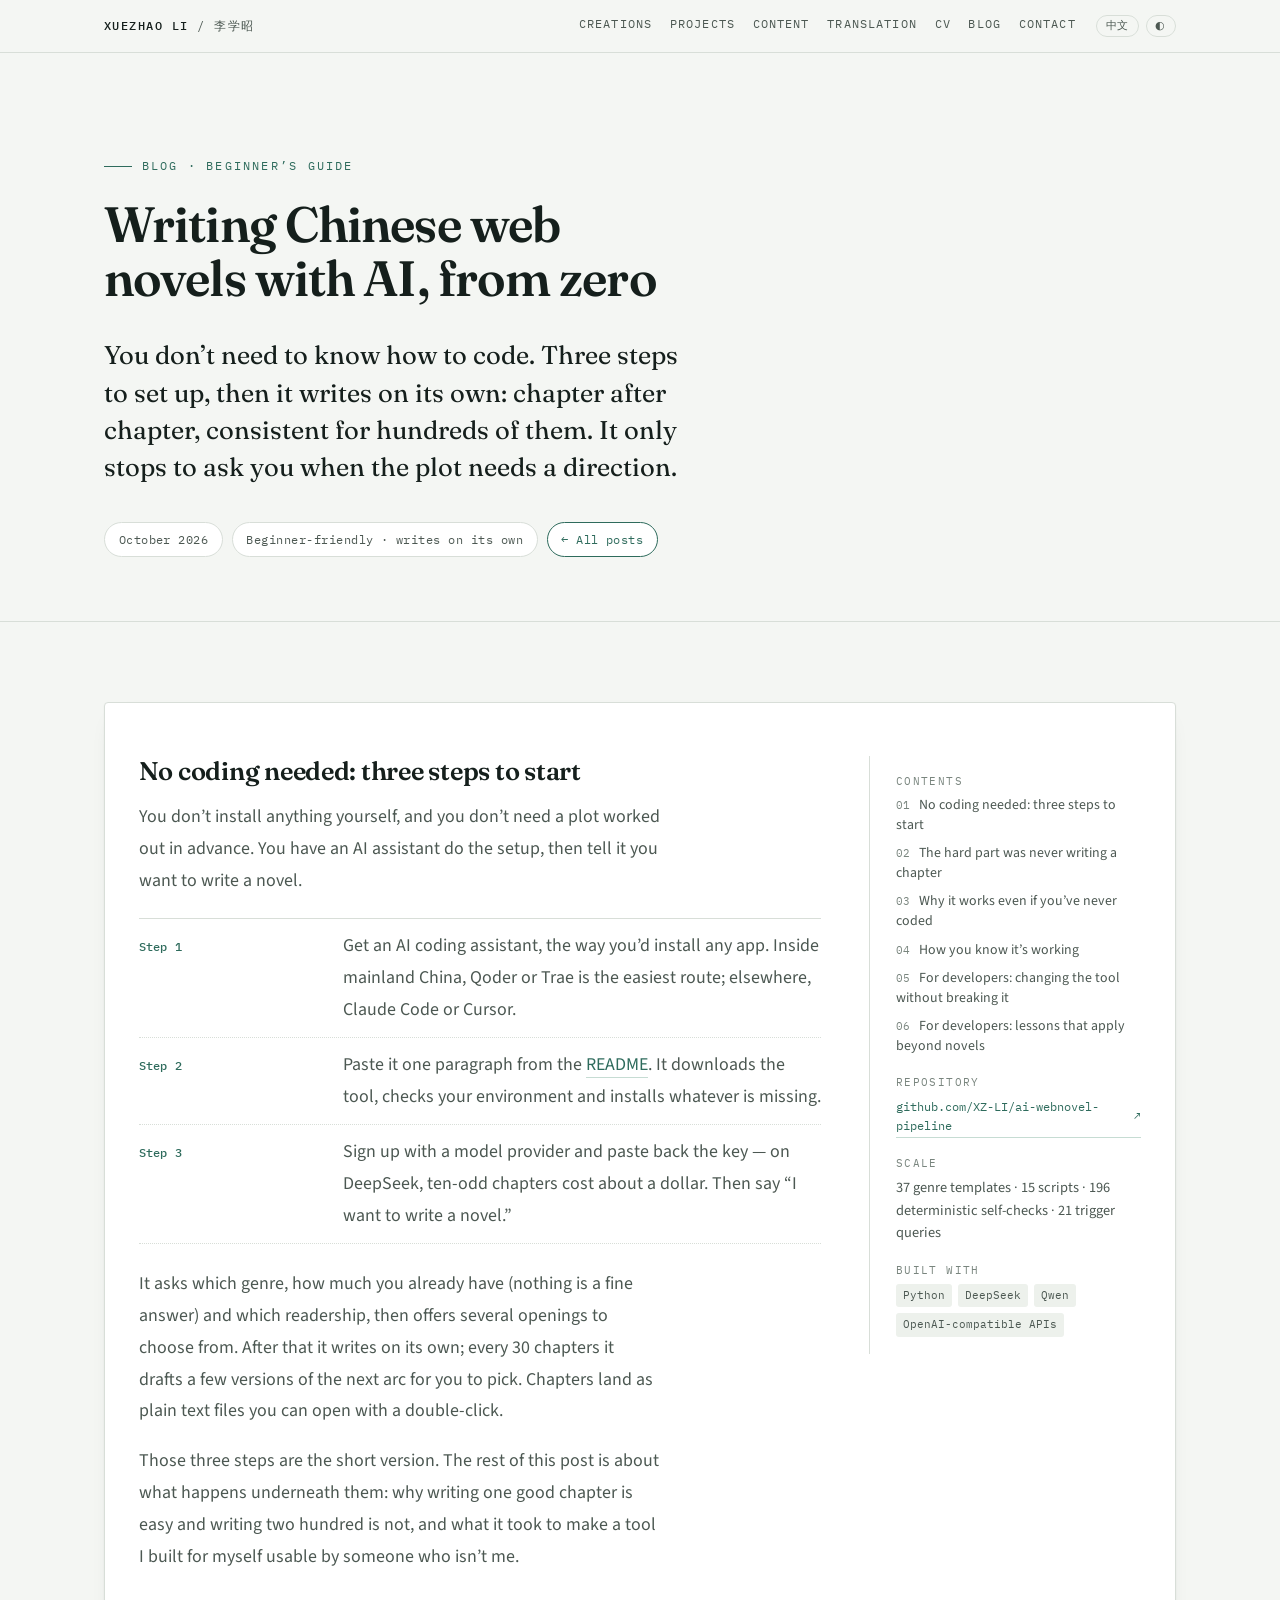
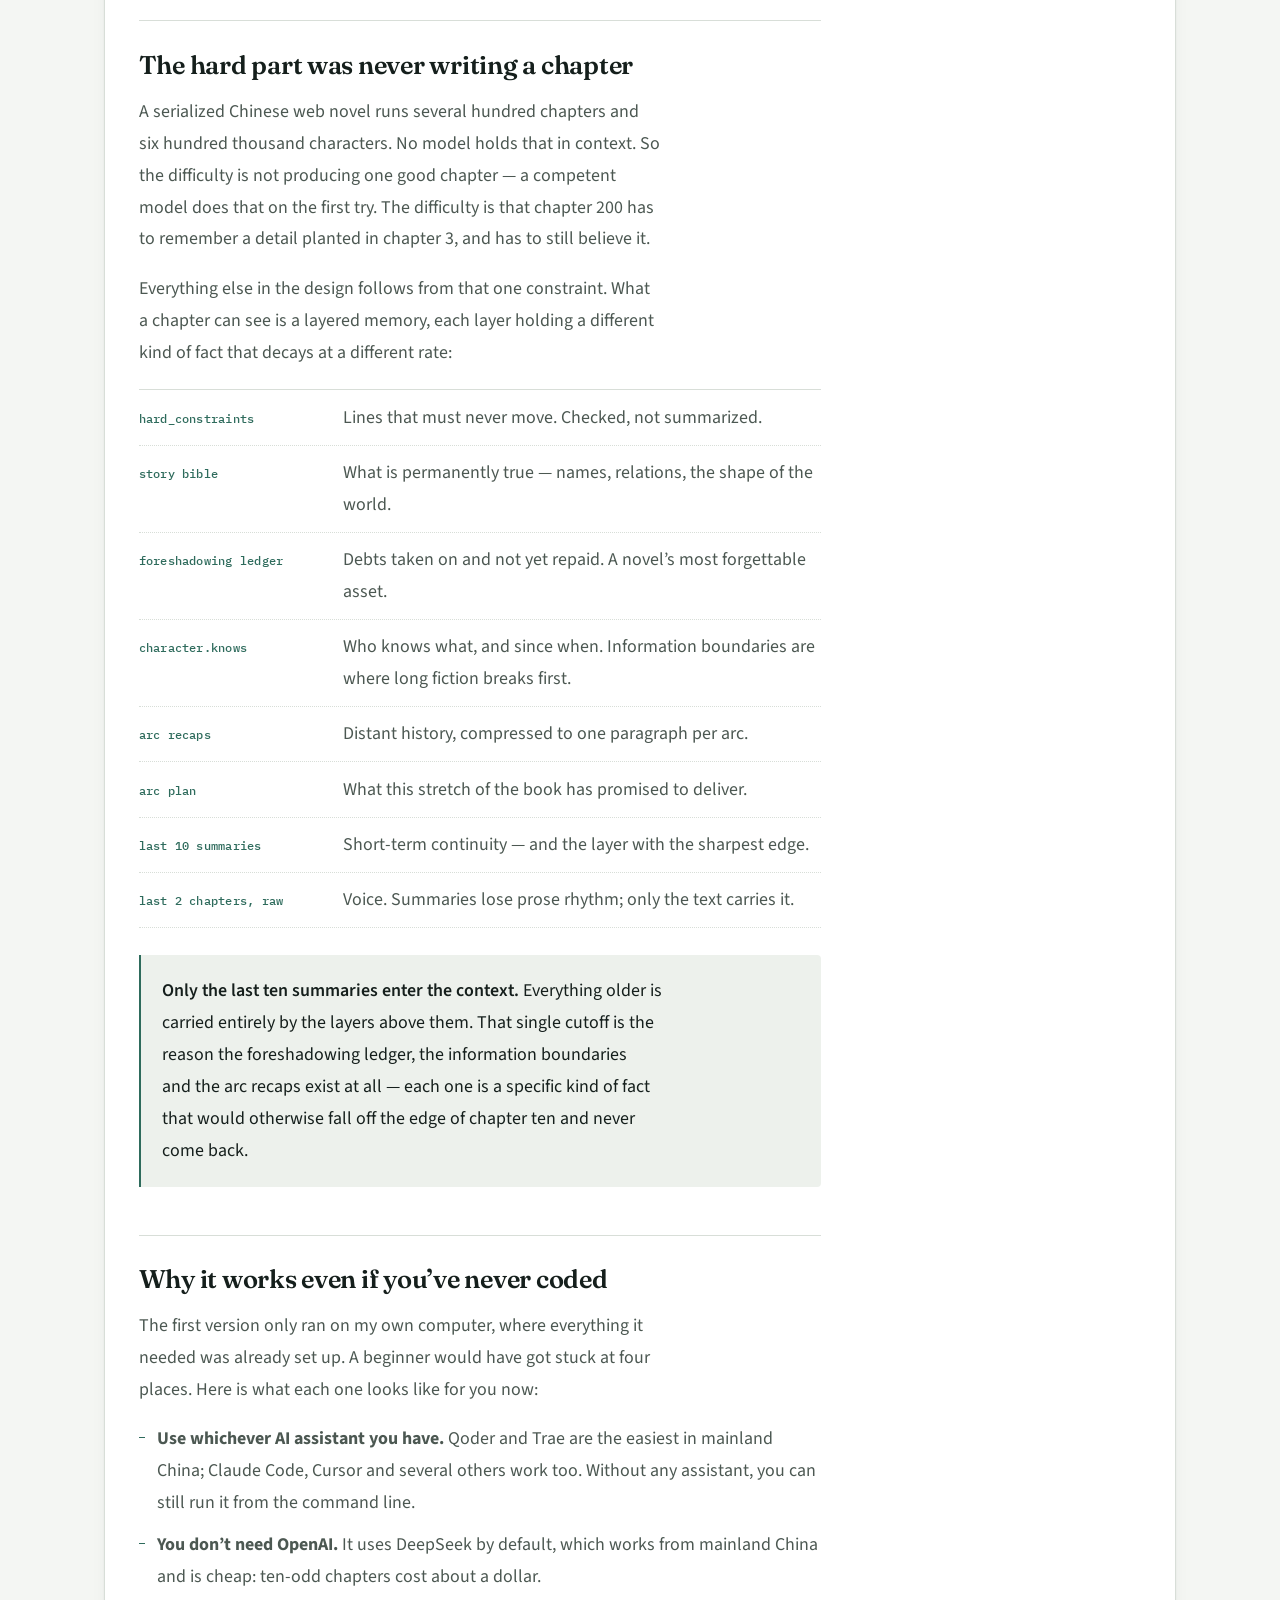
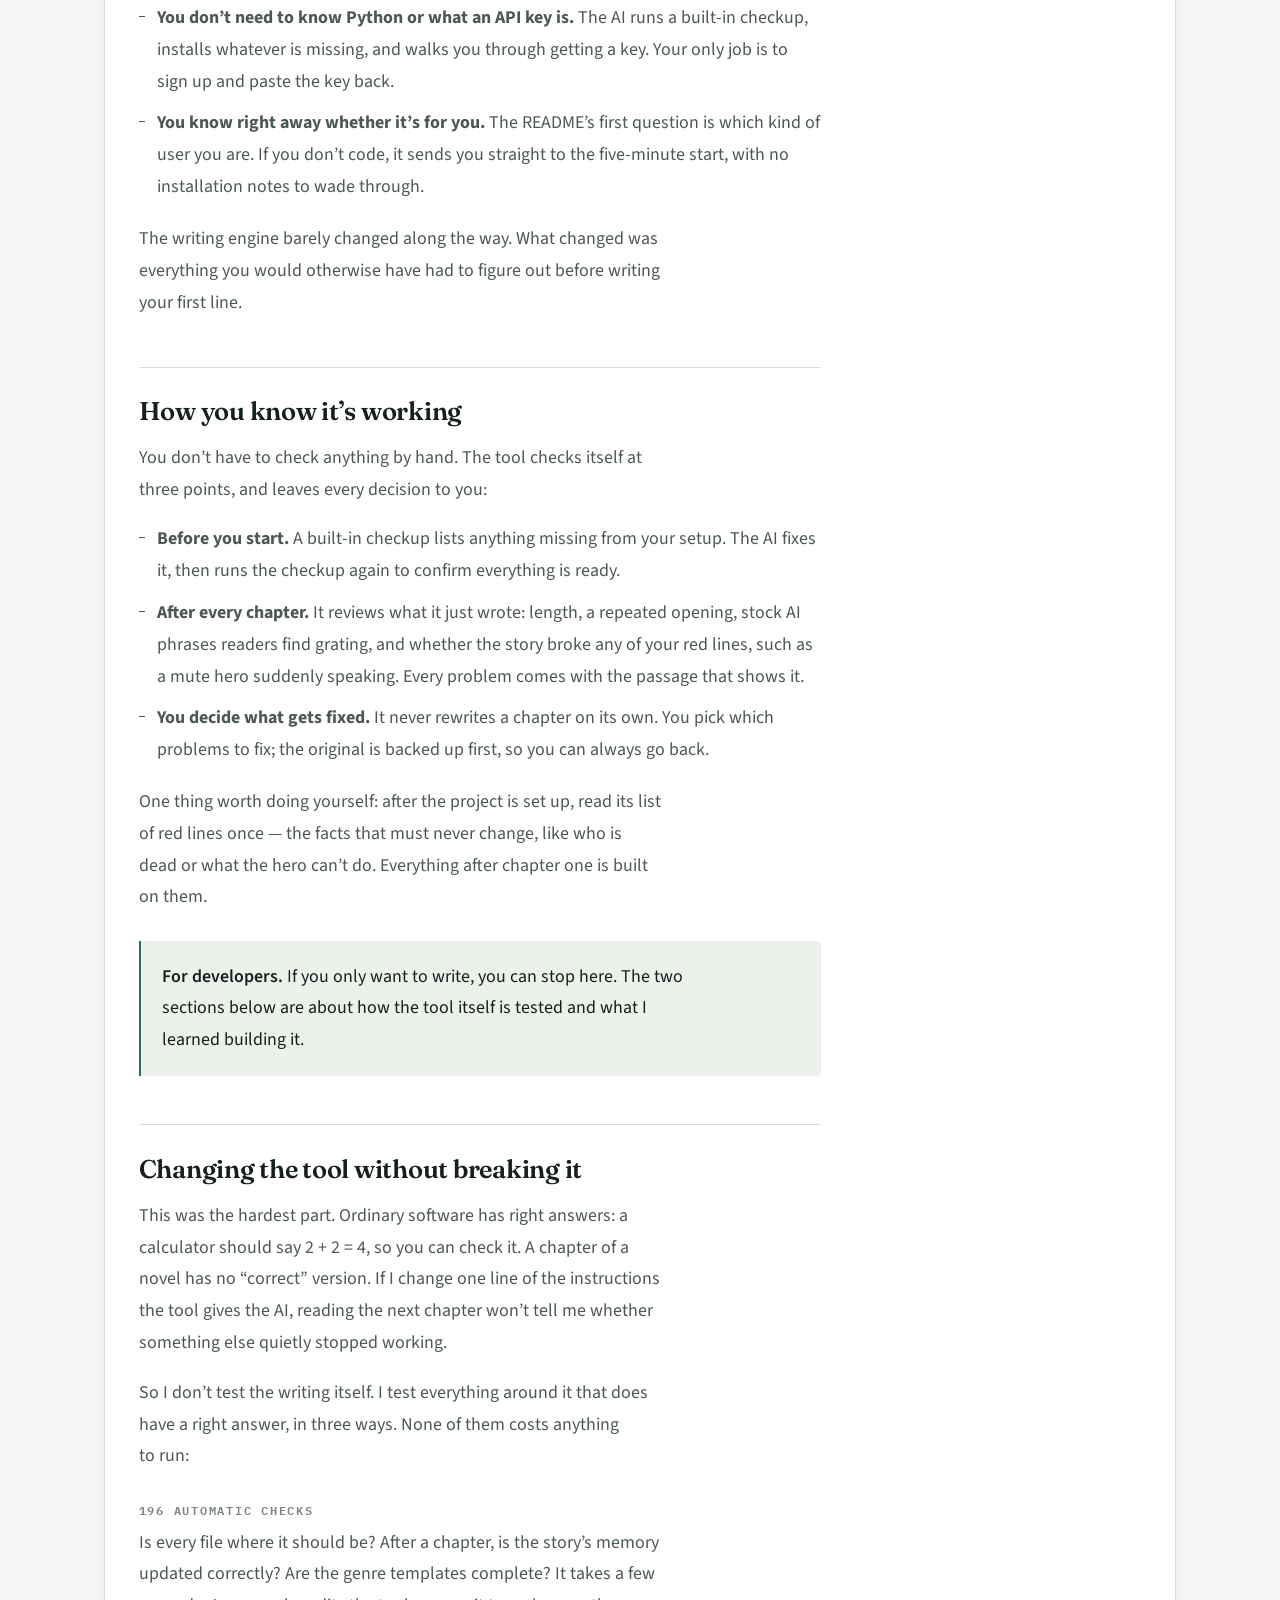
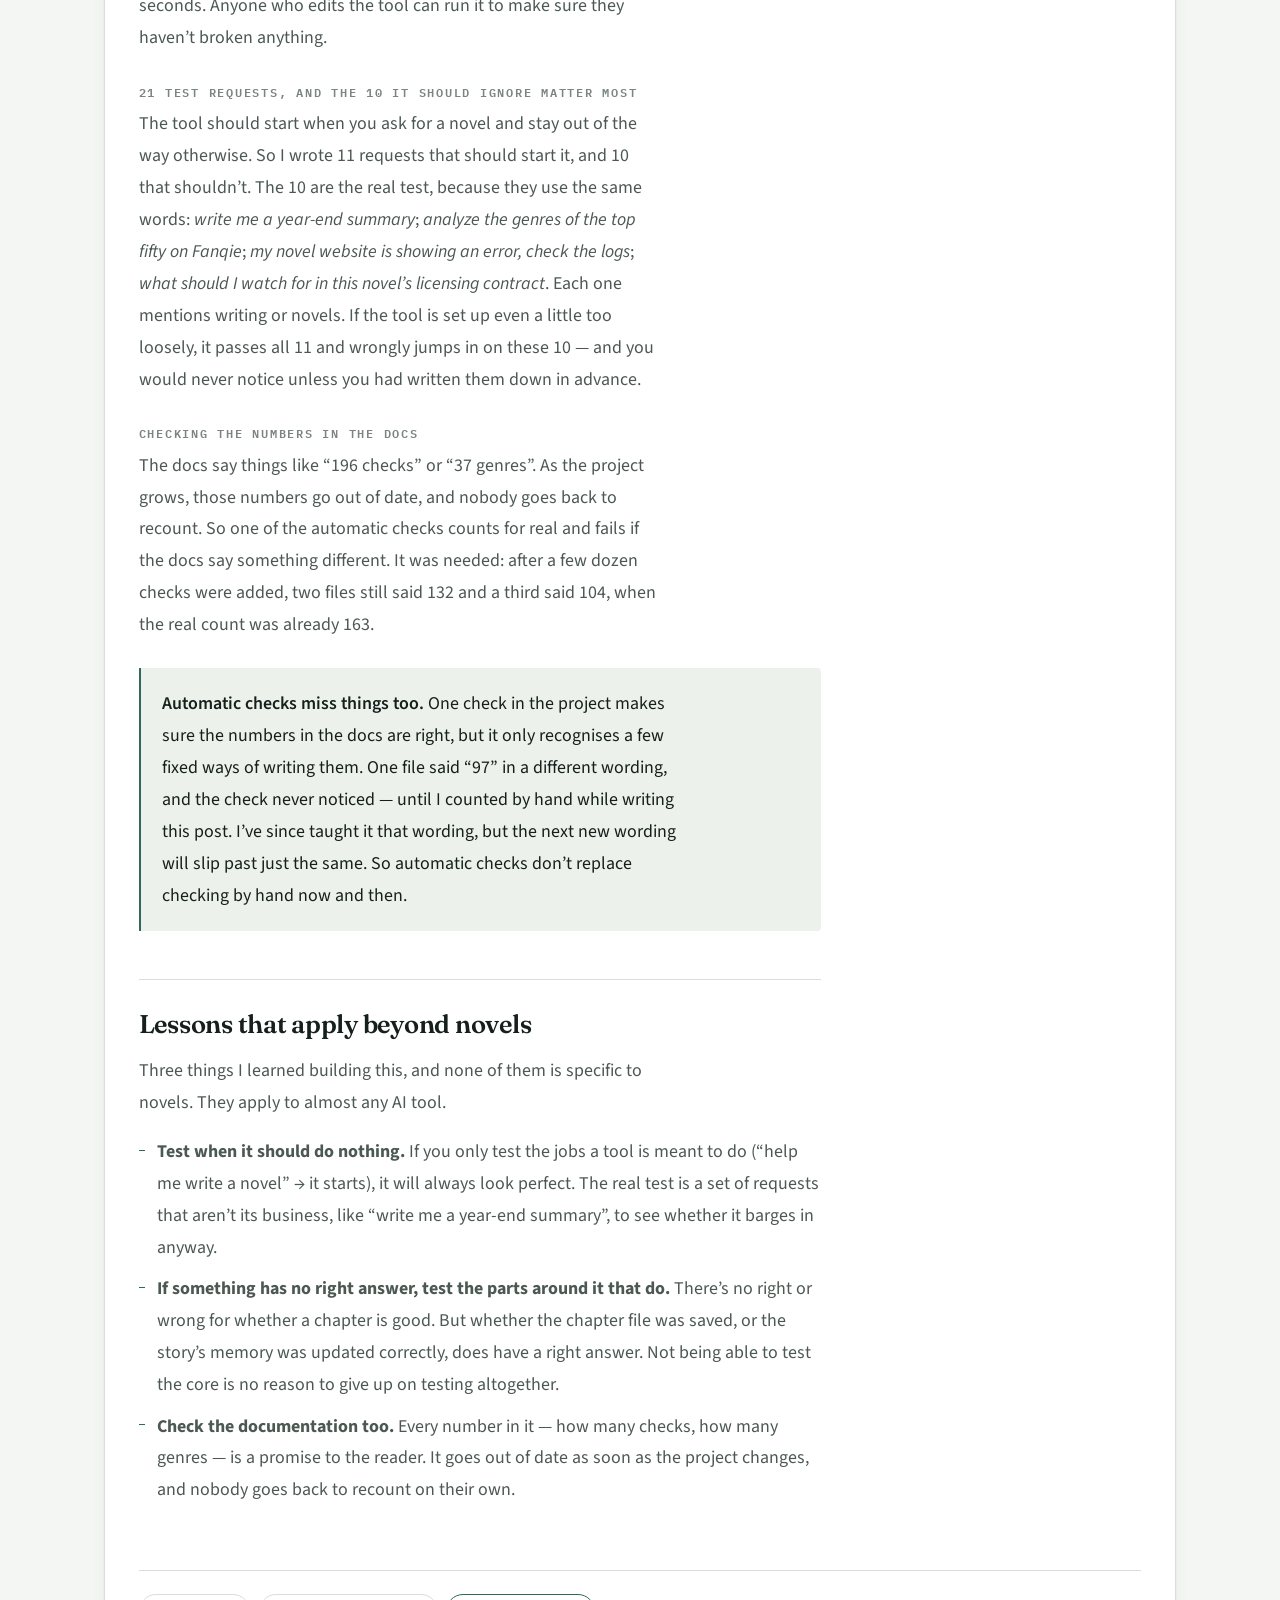
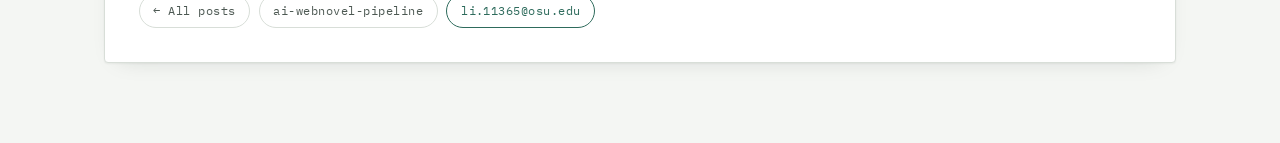
<file: blog/building-a-skill.html>
<!doctype html>
<html lang="en"
      data-title-en="Writing Chinese web novels with AI, from zero — Xuezhao Li"
      data-title-zh="零基础用 AI 写网文 — 李学昭">
<head>
<meta charset="utf-8">
<meta name="viewport" content="width=device-width, initial-scale=1">
<meta name="description" content="You don’t need to code to write a Chinese web novel with AI: three steps to set up, then it writes chapter after chapter on its own. Then, how a layered memory keeps hundreds of chapters consistent, and how you test a system whose output has no correct answer.">
<meta name="author" content="Xuezhao Li">
<link rel="canonical" href="https://xz-li.github.io/blog/building-a-skill.html">
<link rel="icon" href="data:image/svg+xml,%3Csvg xmlns='http://www.w3.org/2000/svg' viewBox='0 0 100 100'%3E%3Ctext y='.9em' font-size='88'%3E%F0%9F%8E%AD%3C/text%3E%3C/svg%3E">
<meta property="og:type" content="article">
<meta property="og:site_name" content="Xuezhao Li">
<meta property="og:title" content="Writing Chinese web novels with AI, from zero">
<meta property="og:description" content="No coding needed — three steps to set up, then the AI writes your web novel chapter after chapter, asking you only when the plot needs a direction.">
<meta property="og:url" content="https://xz-li.github.io/blog/building-a-skill.html">
<meta property="og:locale" content="en_US">
<meta property="og:locale:alternate" content="zh_CN">
<meta name="twitter:card" content="summary">
<style>:root{color-scheme:light dark}body{margin:0}img{max-width:100%}[hidden]{display:none!important}</style>
<title>Writing Chinese web novels with AI, from zero</title>
<link rel="preconnect" href="https://fonts.googleapis.com">
<link rel="preconnect" href="https://fonts.gstatic.com" crossorigin>
<link rel="stylesheet" href="https://fonts.googleapis.com/css2?family=Fraunces:opsz,wght@9..144,400;9..144,600;9..144,700&family=Source+Sans+3:wght@300;400;600&family=IBM+Plex+Mono:wght@400;500&family=Noto+Serif+SC:wght@400;600&family=Noto+Sans+SC:wght@300;400;600&display=swap">
<link rel="stylesheet" href="../assets/site.css">
<script>
(function(){
  var r=document.documentElement;
  var l="en",t=null;
  try{l=localStorage.getItem("xl-lang")||"en";t=localStorage.getItem("xl-theme")}catch(e){}
  r.dataset.lang=(l==="zh")?"zh":"en";
  if(t==="dark"||t==="light")r.dataset.theme=t;
})();
</script>
</head>
<body>
<div class="topbar">
  <div class="wrap">
    <a class="mark" href="../index.html#top"><b>Xuezhao Li</b> <span class="en">/ 李学昭</span><span class="zh">/ 李学昭</span></a>
    <nav class="topnav">
      <a href="../index.html#creations"><span class="en">Creations</span><span class="zh">作品</span></a>
      <a href="../index.html#projects"><span class="en">Projects</span><span class="zh">项目</span></a>
      <a href="../index.html#content-design"><span class="en">Content</span><span class="zh">内容</span></a>
      <a href="../index.html#localization"><span class="en">Translation</span><span class="zh">翻译</span></a>
      <a href="../index.html#cv"><span class="en">CV</span><span class="zh">履历</span></a>
      <a href="../index.html#blog"><span class="en">Blog</span><span class="zh">博客</span></a>
      <a href="../index.html#contact"><span class="en">Contact</span><span class="zh">联系</span></a>
    </nav>
    <div class="toggles">
      <button class="tog" id="lang-btn" type="button">中文</button>
      <button class="tog" id="theme-btn" type="button" aria-label="Switch color theme">◐</button>
    </div>
  </div>
</div>

<header class="hero" id="top">
  <div class="wrap">
    <p class="eyebrow"><span class="en">Blog · beginner’s guide</span><span class="zh">博客 · 零基础教程</span></p>
    <h1 class="post-title"><span class="en">Writing Chinese web novels with AI, from zero</span><span class="zh">零基础用 AI 写网文</span></h1>
    <!-- 导读句，若要换文案改这两行 -->
    <p class="thesis">
      <span class="en">You don’t need to know how to code. Three steps to set up, then it writes on its own: chapter after chapter, consistent for hundreds of them. It only stops to ask you when the plot needs a direction.</span>
      <span class="zh">不会编程也能用。三步装好就能自动写：AI 一章一章往下写，写到几百章也不前后矛盾，只在定剧情方向时问你一下。</span>
    </p>
    <div class="meta-row">
      <span class="chip"><span class="en">October 2026</span><span class="zh">2026 年 10 月</span></span>
      <span class="chip"><span class="en">Beginner-friendly · writes on its own</span><span class="zh">零基础 · 自动写章</span></span>
      <a class="chip primary" href="../index.html#blog"><span class="en">← All posts</span><span class="zh">← 返回博客</span></a>
    </div>
  </div>
</header>

<section id="post">
  <div class="wrap">
    <article class="proj">
      <div class="proj-body">
        <div class="prose">
          <h2 id="start"><span class="en">No coding needed: three steps to start</span><span class="zh">不会编程也能用：三步开始</span></h2>

          <p class="en">You don’t install anything yourself, and you don’t need a plot worked out in advance. You have an AI assistant do the setup, then tell it you want to write a novel.</p>
          <p class="zh">你不用自己装任何东西，也不用事先想好剧情。让 AI 助手替你装好，然后告诉它你想写小说就行。</p>

          <ul class="layers">
            <li><b><span class="en">Step 1</span><span class="zh">第一步</span></b><span><span class="en">Get an AI coding assistant, the way you’d install any app. Inside mainland China, Qoder or Trae is the easiest route; elsewhere, Claude Code or Cursor.</span><span class="zh">装一个 AI 编程助手，和装普通软件一样。大陆用 Qoder 或 Trae 最省事，海外用 Claude Code 或 Cursor。</span></span></li>
            <li><b><span class="en">Step 2</span><span class="zh">第二步</span></b><span><span class="en">Paste it one paragraph from the <a href="https://github.com/XZ-LI/ai-webnovel-pipeline#starting-from-zero-in-five-minutes" target="_blank" rel="noopener">README</a>. It downloads the tool, checks your environment and installs whatever is missing.</span><span class="zh">把 <a href="https://github.com/XZ-LI/ai-webnovel-pipeline/blob/main/README.zh-CN.md#零基础五分钟开始" target="_blank" rel="noopener">README</a> 里的那一段话整段贴给它。它会自己下载工具、检查环境、补齐缺的东西。</span></span></li>
            <li><b><span class="en">Step 3</span><span class="zh">第三步</span></b><span><span class="en">Sign up with a model provider and paste back the key — on DeepSeek, ten-odd chapters cost about a dollar. Then say “I want to write a novel.”</span><span class="zh">去模型平台注册、拿一个 key 贴回给它——用 DeepSeek 写十几章大约几块钱。然后说一句「我想写小说」。</span></span></li>
          </ul>

          <p class="en">It asks which genre, how much you already have (nothing is a fine answer) and which readership, then offers several openings to choose from. After that it writes on its own; every 30 chapters it drafts a few versions of the next arc for you to pick. Chapters land as plain text files you can open with a double-click.</p>
          <p class="zh">它会问你写什么题材、手上已经有多少（什么都没有也可以）、写给哪类读者，然后给你几个开局方案挑。之后它就自己往下写，每 30 章会出几版后续大纲让你选一个。写好的章节就是普通的 txt 文件，双击就能读。</p>

          <p class="en">Those three steps are the short version. The rest of this post is about what happens underneath them: why writing one good chapter is easy and writing two hundred is not, and what it took to make a tool I built for myself usable by someone who isn’t me.</p>
          <p class="zh">上面三步是简单版。下面讲的是这三步底下发生了什么：为什么写好一章容易、写好两百章难，以及要把一个自己用的工具变成别人也能用的，到底花了多少功夫。</p>

          <h2 id="memory"><span class="en">The hard part was never writing a chapter</span><span class="zh">难的从来不是写出一章</span></h2>

          <p class="en">A serialized Chinese web novel runs several hundred chapters and six hundred thousand characters. No model holds that in context. So the difficulty is not producing one good chapter — a competent model does that on the first try. The difficulty is that chapter 200 has to remember a detail planted in chapter 3, and has to still believe it.</p>
          <p class="zh">一本连载的中文网络小说动辄几百章、六十万字。没有任何模型的上下文装得下。所以难点不是写出一章好文字——这件事稍微像样的模型第一次就能做到。难点是第 200 章还要记得第 3 章埋下的那个细节，而且还得认它。</p>

          <p class="en">Everything else in the design follows from that one constraint. What a chapter can see is a layered memory, each layer holding a different kind of fact that decays at a different rate:</p>
          <p class="zh">整个设计都是从这一条约束长出来的。写一章时能看到的是一套分层记忆，每一层装着一类衰减速度不同的事实：</p>

          <ul class="layers">
            <li><b>hard_constraints</b><span><span class="en">Lines that must never move. Checked, not summarized.</span><span class="zh">绝对不能动的红线。是被核对的，不是被压缩的。</span></span></li>
            <li><b><span class="en">story bible</span><span class="zh">故事圣经</span></b><span><span class="en">What is permanently true — names, relations, the shape of the world.</span><span class="zh">永远为真的东西——名字、关系、世界的形状。</span></span></li>
            <li><b><span class="en">foreshadowing ledger</span><span class="zh">伏笔台账</span></b><span><span class="en">Debts taken on and not yet repaid. A novel’s most forgettable asset.</span><span class="zh">欠下还没还的债。一本小说里最容易被忘掉的资产。</span></span></li>
            <li><b>character.knows</b><span><span class="en">Who knows what, and since when. Information boundaries are where long fiction breaks first.</span><span class="zh">谁知道什么、从什么时候起知道。长篇最先垮掉的地方就是信息边界。</span></span></li>
            <li><b><span class="en">arc recaps</span><span class="zh">往事提要</span></b><span><span class="en">Distant history, compressed to one paragraph per arc.</span><span class="zh">久远的事，每条弧线压成一段。</span></span></li>
            <li><b><span class="en">arc plan</span><span class="zh">弧线计划</span></b><span><span class="en">What this stretch of the book has promised to deliver.</span><span class="zh">这一段书答应要兑现的东西。</span></span></li>
            <li><b><span class="en">last 10 summaries</span><span class="zh">最近 10 章摘要</span></b><span><span class="en">Short-term continuity — and the layer with the sharpest edge.</span><span class="zh">短期连贯性——也是边界最锋利的一层。</span></span></li>
            <li><b><span class="en">last 2 chapters, raw</span><span class="zh">最近 2 章原文</span></b><span><span class="en">Voice. Summaries lose prose rhythm; only the text carries it.</span><span class="zh">文风。摘要会丢掉语感，只有原文带得动。</span></span></li>
          </ul>

          <div class="pull">
            <p class="en"><strong>Only the last ten summaries enter the context.</strong> Everything older is carried entirely by the layers above them. That single cutoff is the reason the foreshadowing ledger, the information boundaries and the arc recaps exist at all — each one is a specific kind of fact that would otherwise fall off the edge of chapter ten and never come back.</p>
            <p class="zh"><strong>进上下文的摘要只有最近十章。</strong>更早的全部由上面那几层承载。正是这一条截断，才是伏笔台账、信息边界、往事提要存在的全部理由——每一样都是一类特定的事实，否则它们会从第十章的边缘掉下去，再也回不来。</p>
          </div>

          <h2 id="assumptions"><span class="en">Why it works even if you’ve never coded</span><span class="zh">为什么不会编程也能用</span></h2>

          <p class="en">The first version only ran on my own computer, where everything it needed was already set up. A beginner would have got stuck at four places. Here is what each one looks like for you now:</p>
          <p class="zh">第一版只能在我自己的电脑上跑，因为它需要的东西我早就装好、配好了。换一个新手来用，会卡在四个地方。下面是现在每一处对你来说是什么样：</p>

          <ul>
            <li><span class="en"><strong>Use whichever AI assistant you have.</strong> Qoder and Trae are the easiest in mainland China; Claude Code, Cursor and several others work too. Without any assistant, you can still run it from the command line.</span><span class="zh"><strong>手上有哪个 AI 助手就用哪个。</strong>大陆用 Qoder、Trae 最省事，Claude Code、Cursor 等也都能用。一个助手都没有，直接敲命令也能跑。</span></li>
            <li><span class="en"><strong>You don’t need OpenAI.</strong> It uses DeepSeek by default, which works from mainland China and is cheap: ten-odd chapters cost about a dollar.</span><span class="zh"><strong>不需要 OpenAI。</strong>默认用 DeepSeek，大陆直接能连，而且便宜：写十几章大约几块钱。</span></li>
            <li><span class="en"><strong>You don’t need to know Python or what an API key is.</strong> The AI runs a built-in checkup, installs whatever is missing, and walks you through getting a key. Your only job is to sign up and paste the key back.</span><span class="zh"><strong>不用懂 Python，也不用知道 API key 是什么。</strong>AI 会跑一遍自带的环境检查，缺什么装什么，再一步步带你拿到 key。你要做的只是注册账号，把 key 贴回给它。</span></li>
            <li><span class="en"><strong>You know right away whether it’s for you.</strong> The README’s first question is which kind of user you are. If you don’t code, it sends you straight to the five-minute start, with no installation notes to wade through.</span><span class="zh"><strong>一眼就知道适不适合你。</strong>README 第一句就问你属于哪种用户。不会编程的话，直接跳到「零基础五分钟开始」，不用先啃一堆安装说明。</span></li>
          </ul>

          <p class="en">The writing engine barely changed along the way. What changed was everything you would otherwise have had to figure out before writing your first line.</p>
          <p class="zh">这一路上，写作引擎本身几乎没动。变的是那些你本来要先自己搞懂、才能写出第一行字的东西。</p>

          <h2 id="working"><span class="en">How you know it’s working</span><span class="zh">怎么确认它没出问题</span></h2>

          <p class="en">You don’t have to check anything by hand. The tool checks itself at three points, and leaves every decision to you:</p>
          <p class="zh">你不用自己动手检查什么。它会在三个地方自己检查，而每个决定都留给你：</p>

          <ul>
            <li><span class="en"><strong>Before you start.</strong> A built-in checkup lists anything missing from your setup. The AI fixes it, then runs the checkup again to confirm everything is ready.</span><span class="zh"><strong>开始之前。</strong>自带的环境检查会列出还缺什么。AI 补齐之后再跑一遍，确认都准备好了。</span></li>
            <li><span class="en"><strong>After every chapter.</strong> It reviews what it just wrote: length, a repeated opening, stock AI phrases readers find grating, and whether the story broke any of your red lines, such as a mute hero suddenly speaking. Every problem comes with the passage that shows it.</span><span class="zh"><strong>每写完一章。</strong>它会回头检查刚写的内容：字数、开头是不是和上一章雷同、有没有读者嫌弃的“AI 味”套话，以及有没有违反你定下的红线，比如设定是哑巴的主角突然开口说话。每个问题都附上原文作为证据。</span></li>
            <li><span class="en"><strong>You decide what gets fixed.</strong> It never rewrites a chapter on its own. You pick which problems to fix; the original is backed up first, so you can always go back.</span><span class="zh"><strong>改不改由你定。</strong>它不会自作主张重写。你点名要改哪几条，改之前会先备份原稿，不满意随时可以退回。</span></li>
          </ul>

          <p class="en">One thing worth doing yourself: after the project is set up, read its list of red lines once — the facts that must never change, like who is dead or what the hero can’t do. Everything after chapter one is built on them.</p>
          <p class="zh">有一件事值得你亲自做：项目建好后，把它列出的红线读一遍——那些永远不能变的设定，比如谁已经死了、主角做不到什么。第一章之后的所有内容都建在它们上面。</p>

          <div class="pull">
            <p class="en"><strong>For developers.</strong> If you only want to write, you can stop here. The two sections below are about how the tool itself is tested and what I learned building it.</p>
            <p class="zh"><strong>写给开发者。</strong>如果你只是想写小说，读到这里就够了。下面两节讲的是这个工具本身怎么测试，以及做它的过程中学到的东西。</p>
          </div>

          <h2 id="testing"><span class="en">Changing the tool without breaking it</span><span class="zh">改了东西，怎么确认没改坏</span></h2>

          <p class="en">This was the hardest part. Ordinary software has right answers: a calculator should say 2 + 2 = 4, so you can check it. A chapter of a novel has no “correct” version. If I change one line of the instructions the tool gives the AI, reading the next chapter won’t tell me whether something else quietly stopped working.</p>
          <p class="zh">这是最难的部分。一般的软件有标准答案：计算器算 2 + 2 就该等于 4，一查就知道对不对。可一章小说没有“正确版本”。我改了工具给 AI 的一行指令，光读下一章，看不出别的地方是不是悄悄坏了。</p>

          <p class="en">So I don’t test the writing itself. I test everything around it that does have a right answer, in three ways. None of them costs anything to run:</p>
          <p class="zh">所以我不测小说写得好不好，而是测它周围那些有标准答案的部分。一共三种办法，跑起来都不花钱：</p>

          <h3><span class="en">196 automatic checks</span><span class="zh">196 项自动检查</span></h3>
          <p class="en">Is every file where it should be? After a chapter, is the story’s memory updated correctly? Are the genre templates complete? It takes a few seconds. Anyone who edits the tool can run it to make sure they haven’t broken anything.</p>
          <p class="zh">文件是不是都在该在的地方？写完一章，故事记忆有没有正确更新？题材模版是不是完整？几秒钟跑完。谁改了这个工具，跑一遍就知道有没有改坏。</p>

          <h3><span class="en">21 test requests, and the 10 it should ignore matter most</span><span class="zh">21 条测试请求，最重要的是那 10 条“不该理”的</span></h3>
          <p class="en">The tool should start when you ask for a novel and stay out of the way otherwise. So I wrote 11 requests that should start it, and 10 that shouldn’t. The 10 are the real test, because they use the same words: <em>write me a year-end summary</em>; <em>analyze the genres of the top fifty on Fanqie</em>; <em>my novel website is showing an error, check the logs</em>; <em>what should I watch for in this novel’s licensing contract</em>. Each one mentions writing or novels. If the tool is set up even a little too loosely, it passes all 11 and wrongly jumps in on these 10 — and you would never notice unless you had written them down in advance.</p>
          <p class="zh">这个工具应该在你要写小说时启动，其他时候别插手。所以我写了 11 条应该启动它的请求，和 10 条不应该启动的。那 10 条才是真正的考题，因为它们用的是同一批词：<em>帮我写一篇年终总结</em>；<em>分析番茄免费榜前五十的题材分布</em>；<em>我的小说网站报错了，帮我看日志</em>；<em>这本小说的版权合同该注意什么</em>。每一条都提到了写作或小说。工具只要设得稍微宽一点，11 条全过，却会在这 10 条上乱插手——而如果你没有事先把它们写下来，根本发现不了。</p>

          <h3><span class="en">Checking the numbers in the docs</span><span class="zh">核对文档里的数字</span></h3>
          <p class="en">The docs say things like “196 checks” or “37 genres”. As the project grows, those numbers go out of date, and nobody goes back to recount. So one of the automatic checks counts for real and fails if the docs say something different. It was needed: after a few dozen checks were added, two files still said 132 and a third said 104, when the real count was already 163.</p>
          <p class="zh">文档里会写“196 项检查”“37 个题材”这样的数字。项目一长大，这些数字就过时了，而且没人会回头重数。所以有一项自动检查会去实际数一遍，和文档对不上就报错。这是被逼出来的：加了几十项检查之后，两个文件还写着 132、第三个写着 104，而实际已经有 163 项。</p>

          <div class="pull">
            <p class="en"><strong>Automatic checks miss things too.</strong> One check in the project makes sure the numbers in the docs are right, but it only recognises a few fixed ways of writing them. One file said “97” in a different wording, and the check never noticed — until I counted by hand while writing this post. I’ve since taught it that wording, but the next new wording will slip past just the same. So automatic checks don’t replace checking by hand now and then.</p>
            <p class="zh"><strong>自动检查也会漏。</strong>项目里有个检查专门核对文档里的数字对不对，但它只认得几种固定写法。有一个文件换了种说法写「97 项」，它就没认出来——直到我写这篇文章时手动数了一遍才发现。后来我让它也认得这种写法了，但以后换一种新说法，它照样会漏。所以自动检查不能代替偶尔手动核对。</p>
          </div>

          <h2 id="carries-over"><span class="en">Lessons that apply beyond novels</span><span class="zh">小说之外也用得上的经验</span></h2>

          <p class="en">Three things I learned building this, and none of them is specific to novels. They apply to almost any AI tool.</p>
          <p class="zh">做这个项目学到了三条经验，没有一条是小说特有的，换到别的 AI 工具上也一样适用。</p>

          <ul>
            <li><span class="en"><strong>Test when it should do nothing.</strong> If you only test the jobs a tool is meant to do (“help me write a novel” → it starts), it will always look perfect. The real test is a set of requests that aren’t its business, like “write me a year-end summary”, to see whether it barges in anyway.</span><span class="zh"><strong>先想清楚“什么时候不该做”。</strong>只测它该干的活（说“帮我写小说”时启动），它看起来永远完美。真正要测的是一批“不该它管”的请求，比如“帮我写年终总结”，看它会不会乱插手。</span></li>
            <li><span class="en"><strong>If something has no right answer, test the parts around it that do.</strong> There’s no right or wrong for whether a chapter is good. But whether the chapter file was saved, or the story’s memory was updated correctly, does have a right answer. Not being able to test the core is no reason to give up on testing altogether.</span><span class="zh"><strong>没有标准答案的东西，就测它周围有标准答案的部分。</strong>一章小说写得好不好，没法判对错；但章节文件存好了没有、故事记忆更新对了没有，是能判对错的。不能因为核心没法测，就整个放弃测试。</span></li>
            <li><span class="en"><strong>Check the documentation too.</strong> Every number in it — how many checks, how many genres — is a promise to the reader. It goes out of date as soon as the project changes, and nobody goes back to recount on their own.</span><span class="zh"><strong>文档也要检查。</strong>文档里写的数字（多少项检查、多少个题材）都是对读者的承诺，项目一改就过时，而且没人会主动回头去数。</span></li>
          </ul>
        </div>

        <div class="aside sticky">
          <dl>
            <dt><span class="en">Contents</span><span class="zh">目录</span></dt>
            <dd>
              <ol class="toc">
                <li><a href="#start"><span class="en">No coding needed: three steps to start</span><span class="zh">不会编程也能用：三步开始</span></a></li>
                <li><a href="#memory"><span class="en">The hard part was never writing a chapter</span><span class="zh">难的从来不是写出一章</span></a></li>
                <li><a href="#assumptions"><span class="en">Why it works even if you’ve never coded</span><span class="zh">为什么不会编程也能用</span></a></li>
                <li><a href="#working"><span class="en">How you know it’s working</span><span class="zh">怎么确认它没出问题</span></a></li>
                <li><a href="#testing"><span class="en">For developers: changing the tool without breaking it</span><span class="zh">写给开发者：改了东西，怎么确认没改坏</span></a></li>
                <li><a href="#carries-over"><span class="en">For developers: lessons that apply beyond novels</span><span class="zh">写给开发者：小说之外也用得上的经验</span></a></li>
              </ol>
            </dd>
            <dt><span class="en">Repository</span><span class="zh">仓库</span></dt>
            <dd><a class="visit" href="https://github.com/XZ-LI/ai-webnovel-pipeline" target="_blank" rel="noopener">github.com/XZ-LI/ai-webnovel-pipeline</a></dd>
            <dt><span class="en">Scale</span><span class="zh">规模</span></dt>
            <dd><span class="en">37 genre templates · 15 scripts · 196 deterministic self-checks · 21 trigger queries</span><span class="zh">37 个题材模版 · 15 个脚本 · 196 项确定性自检 · 21 条触发测试</span></dd>
            <dt><span class="en">Built with</span><span class="zh">技术栈</span></dt>
            <dd><div class="stack"><span>Python</span><span>DeepSeek</span><span>Qwen</span><span>OpenAI-compatible APIs</span></div></dd>
          </dl>
        </div>
      </div>

      <div class="post-foot">
        <a class="chip" href="../index.html#blog"><span class="en">← All posts</span><span class="zh">← 返回博客</span></a>
        <a class="chip" href="https://github.com/XZ-LI/ai-webnovel-pipeline" target="_blank" rel="noopener">ai-webnovel-pipeline</a>
        <a class="chip primary" href="mailto:li.11365@osu.edu">li.11365@osu.edu</a>
      </div>
    </article>
  </div>
</section>

<script src="../assets/site.js"></script>
</body>
</html>
</file>
<file: assets/site.css>
:root{
  --ground:#F4F6F3;
  --surface:#FFFFFF;
  --surface-2:#EDF1EC;
  --ink:#151F1C;
  --ink-2:#4C5852;
  --ink-3:#79857E;
  --rule:#D8DED8;
  --accent:#2E6B5C;
  --accent-2:#C6DCD3;
  --seal:#A2402F;
  --shadow:0 1px 2px rgba(21,31,28,.05), 0 8px 24px -16px rgba(21,31,28,.22);

  --display:"Fraunces","Iowan Old Style",Georgia,serif;
  --body:"Source Sans 3","Helvetica Neue",Arial,sans-serif;
  --mono:"IBM Plex Mono","SF Mono",ui-monospace,monospace;
  --cn-display:"Noto Serif SC","Songti SC","PingFang SC",serif;
  --cn-body:"Noto Sans SC","PingFang SC","Hiragino Sans GB",sans-serif;

  --measure:64ch;
  --step:clamp(1rem,.85rem + .6vw,1.075rem);
}
@media (prefers-color-scheme: dark){
  :root:not([data-theme="light"]){
    --ground:#0F1614;
    --surface:#16201D;
    --surface-2:#1B2622;
    --ink:#E7EBE6;
    --ink-2:#A2AFA8;
    --ink-3:#78857E;
    --rule:#26332F;
    --accent:#79C6AF;
    --accent-2:#20342E;
    --seal:#D9765F;
    --shadow:0 1px 2px rgba(0,0,0,.4), 0 10px 30px -18px rgba(0,0,0,.8);
  }
}
:root[data-theme="dark"]{
  --ground:#0F1614;
  --surface:#16201D;
  --surface-2:#1B2622;
  --ink:#E7EBE6;
  --ink-2:#A2AFA8;
  --ink-3:#78857E;
  --rule:#26332F;
  --accent:#79C6AF;
  --accent-2:#20342E;
  --seal:#D9765F;
  --shadow:0 1px 2px rgba(0,0,0,.4), 0 10px 30px -18px rgba(0,0,0,.8);
}

*{box-sizing:border-box}
body{
  margin:0;background:var(--ground);color:var(--ink);
  font-family:var(--body);font-size:var(--step);line-height:1.62;
  -webkit-font-smoothing:antialiased;
}
.zh{font-family:var(--cn-body);line-height:1.85;}
:root[data-lang="en"] .zh{display:none}
:root[data-lang="zh"] .en{display:none}

.wrap{max-width:74rem;margin:0 auto;padding:0 clamp(1.25rem,5vw,3.5rem)}
a{color:inherit}
a:focus-visible,button:focus-visible{outline:2px solid var(--accent);outline-offset:3px;border-radius:2px}

/* ---------- top bar ---------- */
.topbar{
  position:sticky;top:0;z-index:20;
  background:color-mix(in srgb,var(--ground) 88%,transparent);
  backdrop-filter:blur(10px);
  border-bottom:1px solid var(--rule);
}
.topbar .wrap{display:flex;align-items:center;gap:1.25rem;height:3.25rem}
.mark{
  font-family:var(--mono);font-size:.72rem;letter-spacing:.13em;text-transform:uppercase;
  color:var(--ink-2);text-decoration:none;margin-right:auto;white-space:nowrap;
}
.mark b{color:var(--ink);font-weight:500}
.topnav{display:flex;gap:1.1rem}
.topnav a{
  font-family:var(--mono);font-size:.72rem;letter-spacing:.1em;text-transform:uppercase;
  color:var(--ink-2);text-decoration:none;padding-bottom:2px;border-bottom:1px solid transparent;
}
.topnav a:hover{color:var(--ink);border-bottom-color:var(--accent)}
@media(max-width:620px){.topnav{display:none}}
.toggles{display:flex;gap:.4rem}
.tog{
  font-family:var(--mono);font-size:.7rem;letter-spacing:.08em;
  background:transparent;border:1px solid var(--rule);color:var(--ink-2);
  padding:.3rem .55rem;border-radius:999px;cursor:pointer;line-height:1;
}
.tog:hover{border-color:var(--accent);color:var(--ink)}
.expand-all{margin-left:auto;align-self:center;text-transform:uppercase}
.expand-all .lbl-less{display:none}
.expand-all[aria-expanded="true"] .lbl-more{display:none}
.expand-all[aria-expanded="true"] .lbl-less{display:inline}
.expand-all:focus-visible{outline:2px solid var(--accent);outline-offset:3px}

/* ---------- hero ---------- */
.hero{padding:clamp(3.5rem,9vw,6.5rem) 0 clamp(2.5rem,6vw,4rem)}
.eyebrow{
  font-family:var(--mono);font-size:.73rem;letter-spacing:.19em;text-transform:uppercase;
  color:var(--accent);margin:0 0 1.4rem;display:flex;align-items:center;gap:.6rem;
}
.eyebrow::before{content:"";width:1.75rem;height:1px;background:var(--accent);display:inline-block}
h1{
  font-family:var(--display);font-weight:600;
  font-size:clamp(2.9rem,8vw,5.4rem);line-height:.98;letter-spacing:-.025em;
  margin:0;text-wrap:balance;
}
h1 .cn{
  display:block;font-family:var(--cn-display);font-weight:400;
  font-size:.42em;letter-spacing:.16em;color:var(--ink-2);margin-top:.55rem;
}
.thesis{
  font-family:var(--display);font-weight:400;
  font-size:clamp(1.2rem,2.4vw,1.6rem);line-height:1.45;
  max-width:34ch;margin:2rem 0 0;color:var(--ink);text-wrap:balance;
}
.thesis .zh{font-family:var(--cn-display);letter-spacing:.01em}
.sub{max-width:var(--measure);color:var(--ink-2);margin:1.35rem 0 0}
.meta-row{
  display:flex;flex-wrap:wrap;gap:.55rem;margin-top:2.25rem;
}
.chip{
  font-family:var(--mono);font-size:.75rem;letter-spacing:.04em;text-decoration:none;
  border:1px solid var(--rule);border-radius:999px;padding:.42rem .85rem;
  color:var(--ink-2);background:var(--surface);transition:border-color .15s,color .15s;
}
.chip:hover{border-color:var(--accent);color:var(--ink)}
.chip.primary{border-color:var(--accent);color:var(--accent)}

/* ---------- section framing ---------- */
section{padding:clamp(3rem,7vw,5rem) 0;border-top:1px solid var(--rule)}
.sec-head{display:flex;align-items:baseline;gap:1rem;margin-bottom:2.5rem;flex-wrap:wrap}
.sec-head h2{
  font-family:var(--display);font-weight:600;font-size:clamp(1.6rem,3.4vw,2.25rem);
  letter-spacing:-.015em;margin:0;line-height:1.1;
}
.sec-head h2 .zh{font-family:var(--cn-display)}
.sec-note{
  font-family:var(--mono);font-size:.72rem;letter-spacing:.12em;text-transform:uppercase;
  color:var(--ink-3);
}

/* ---------- projects ---------- */
.projects{display:flex;flex-direction:column;gap:1.1rem}
.proj{
  background:var(--surface);border:1px solid var(--rule);border-radius:4px;
  padding:clamp(1.4rem,3vw,2.1rem);box-shadow:var(--shadow);
}
details > summary{
  list-style:none;cursor:pointer;display:block;position:relative;padding-right:2.2rem;
}
details > summary::-webkit-details-marker{display:none}
details > summary::after{
  content:"";position:absolute;right:.4rem;top:.5rem;width:.5rem;height:.5rem;
  border-right:1.5px solid var(--ink-3);border-bottom:1.5px solid var(--ink-3);
  transform:rotate(45deg);transition:transform .18s ease;
}
details[open] > summary::after{transform:rotate(-135deg);top:.75rem}
details > summary:hover::after{border-color:var(--accent)}
details > summary:focus-visible{outline:2px solid var(--accent);outline-offset:5px;border-radius:3px}
.proj > details > summary .role{margin-bottom:0}
.cv-group > details > summary{padding-right:1.8rem}
.cv-group > details > summary::after{top:.35rem}
.cv-group > details[open] > summary::after{top:.2rem}
.cv-group > details > summary h3.cv-h{margin-bottom:0}
.cv-body{margin-top:1rem}
.runs details > summary{padding-right:1.6rem}
.runs details > summary::after{top:.42rem;width:.42rem;height:.42rem}
.runs details[open] > summary::after{top:.6rem}
.run-body{margin-top:.45rem}
.runs.nested{margin-top:.55rem;padding-left:.2rem}
.runs.nested > li{padding:.5rem 0}
.runs.nested > li:first-child{padding-top:0}
.proj-body{
  display:grid;grid-template-columns:minmax(0,1fr) minmax(0,17rem);gap:clamp(1.4rem,4vw,3rem);
  margin-top:1.2rem;
}
@media(max-width:820px){.proj-body{grid-template-columns:1fr;gap:1.5rem}}
.proj-head{display:flex;align-items:baseline;gap:.75rem;flex-wrap:wrap;margin-bottom:.2rem}
.proj h3{
  font-family:var(--display);font-weight:600;font-size:1.5rem;letter-spacing:-.01em;
  margin:0;line-height:1.15;
}
.proj h3 .cn{font-family:var(--cn-display);font-weight:400;color:var(--ink-2);font-size:.85em;margin-left:.4rem}
.pill{
  font-family:var(--mono);font-size:.66rem;letter-spacing:.11em;text-transform:uppercase;
  padding:.24rem .55rem;border-radius:3px;white-space:nowrap;
  background:var(--accent-2);color:var(--accent);border:1px solid transparent;
}
.pill.building{background:transparent;border-color:var(--rule);color:var(--ink-3)}
.role{
  font-family:var(--mono);font-size:.72rem;letter-spacing:.09em;color:var(--ink-3);
  text-transform:uppercase;margin:.15rem 0 .9rem;
}
.proj p{margin:0 0 .9rem;max-width:58ch;color:var(--ink-2)}
.proj p strong{color:var(--ink);font-weight:600}
.did{list-style:none;margin:0;padding:0;display:flex;flex-direction:column;gap:.5rem}
.did li{position:relative;padding-left:1.1rem;color:var(--ink-2);max-width:58ch}
.did li::before{
  content:"";position:absolute;left:0;top:.72em;width:.4rem;height:1px;background:var(--accent);
}
.aside{border-left:1px solid var(--rule);padding-left:clamp(1rem,2.5vw,1.6rem)}
@media(max-width:820px){.aside{border-left:0;border-top:1px solid var(--rule);padding-left:0;padding-top:1.25rem}}
.aside dt{
  font-family:var(--mono);font-size:.66rem;letter-spacing:.13em;text-transform:uppercase;
  color:var(--ink-3);margin-bottom:.3rem;
}
.aside dd{margin:0 0 1.1rem;font-size:.9rem;color:var(--ink-2);line-height:1.55}
.aside dd:last-child{margin-bottom:0}
.stack{display:flex;flex-wrap:wrap;gap:.35rem}
.stack span{
  font-family:var(--mono);font-size:.7rem;background:var(--surface-2);color:var(--ink-2);
  padding:.2rem .45rem;border-radius:3px;
}
.visit{
  display:inline-flex;align-items:center;gap:.4rem;font-family:var(--mono);font-size:.78rem;
  color:var(--accent);text-decoration:none;border-bottom:1px solid var(--accent-2);padding-bottom:1px;
}
.visit:hover{border-bottom-color:var(--accent)}
.visit::after{content:"↗";font-size:.85em}

/* ---------- cv ---------- */
.cv-group{margin-bottom:clamp(2.25rem,5vw,3.25rem)}
.cv-group:last-child{margin-bottom:0}
h3.cv-h{
  font-family:var(--mono);font-size:.92rem;letter-spacing:.1em;text-transform:uppercase;
  color:var(--ink);font-weight:500;
  margin:0 0 1.25rem;padding-bottom:.6rem;border-bottom:1px solid var(--rule);
}
.cv-group > details > summary:hover h3.cv-h{color:var(--accent)}
h3.cv-h .zh{font-family:var(--cn-body);letter-spacing:.14em}
.entry{display:grid;grid-template-columns:8.5rem minmax(0,1fr);gap:clamp(1rem,3vw,2.25rem);padding:1.1rem 0}
.entry + .entry{border-top:1px dotted var(--rule)}
@media(max-width:700px){.entry{grid-template-columns:1fr;gap:.4rem}}
.when{
  font-family:var(--mono);font-size:.78rem;color:var(--ink-3);letter-spacing:.03em;
  font-variant-numeric:tabular-nums;padding-top:.28rem;
}
.what h4{
  font-family:var(--display);font-weight:600;font-size:1.1rem;margin:0 0 .1rem;line-height:1.3;
}
.what h4 .zh{font-family:var(--cn-display)}
.where{color:var(--ink-3);font-size:.88rem;margin:0 0 .6rem}
.what p{margin:0;color:var(--ink-2);max-width:var(--measure)}
.what ul{margin:.4rem 0 0;padding-left:1.05rem;color:var(--ink-2);max-width:var(--measure)}
.what li{margin-bottom:.3rem}
.what li::marker{color:var(--accent)}

.pubs{list-style:none;margin:0;padding:0;display:flex;flex-direction:column;gap:1rem}
.pubs li{padding-left:1.4rem;position:relative;max-width:var(--measure);color:var(--ink-2)}
.pubs li::before{
  content:"§";position:absolute;left:0;top:0;color:var(--seal);font-family:var(--display);font-size:.95rem;
}
.pubs cite{font-style:italic;color:var(--ink)}

.grid2{display:grid;grid-template-columns:repeat(auto-fit,minmax(15rem,1fr));gap:1.5rem}
.card{background:var(--surface);border:1px solid var(--rule);border-radius:4px;padding:1.25rem}
.card dt{
  font-family:var(--mono);font-size:.68rem;letter-spacing:.13em;text-transform:uppercase;
  color:var(--accent);margin-bottom:.5rem;
}
.card dd{margin:0;font-size:.92rem;color:var(--ink-2);line-height:1.6}
.langs{list-style:none;margin:0;padding:0;display:flex;flex-direction:column;gap:.45rem}
.langs li{display:flex;justify-content:space-between;gap:1rem;font-size:.92rem;color:var(--ink-2);
  border-bottom:1px dotted var(--rule);padding-bottom:.4rem}
.langs li:last-child{border-bottom:0}
.langs b{font-weight:400;color:var(--ink)}
.langs span{font-family:var(--mono);font-size:.75rem;color:var(--ink-3);white-space:nowrap}

.awards{list-style:none;margin:0;padding:0;display:flex;flex-direction:column;gap:.55rem}
.awards li{color:var(--ink-2);display:flex;gap:.9rem;align-items:baseline}
.awards .yr{font-family:var(--mono);font-size:.78rem;color:var(--seal);font-variant-numeric:tabular-nums}

/* ---------- footer ---------- */
footer{border-top:1px solid var(--rule);padding:clamp(3rem,7vw,4.5rem) 0 clamp(2.5rem,5vw,3.5rem)}
.foot-h{
  font-family:var(--display);font-weight:600;font-size:clamp(1.5rem,3.4vw,2.1rem);
  margin:0 0 1.75rem;letter-spacing:-.015em;
}
.foot-h .zh{font-family:var(--cn-display)}
footer p{color:var(--ink-2);max-width:var(--measure);margin:0 0 1.75rem}
.colophon{
  margin-top:2.75rem;padding-top:1.25rem;border-top:1px solid var(--rule);
  font-family:var(--mono);font-size:.7rem;letter-spacing:.06em;color:var(--ink-3);
  display:flex;justify-content:space-between;gap:1rem;flex-wrap:wrap;
}

/* ---------- dense cv lists ---------- */
.sub-h{
  font-family:var(--body);font-size:.84rem;font-weight:600;letter-spacing:.03em;
  color:var(--ink);margin:1.9rem 0 .6rem;
}
.cv-group > .sub-h:first-of-type{margin-top:0}
.runs{list-style:none;margin:0;padding:0;display:flex;flex-direction:column}
.runs > li{
  display:grid;grid-template-columns:8.5rem minmax(0,1fr);gap:clamp(1rem,3vw,2.25rem);
  padding:.66rem 0;color:var(--ink-2);max-width:80ch;
}
.runs > li + li{border-top:1px dotted var(--rule)}
@media(max-width:700px){.runs > li{grid-template-columns:1fr;gap:.15rem;padding:.75rem 0}}
.runs .yr{
  font-family:var(--mono);font-size:.76rem;color:var(--ink-3);
  font-variant-numeric:tabular-nums;letter-spacing:.03em;padding-top:.2rem;white-space:nowrap;
}
.runs b{font-weight:600;color:var(--ink)}
.runs cite{font-style:italic;color:var(--ink)}
.runs em{color:var(--ink)}
.runs .note{
  font-family:var(--mono);font-size:.68rem;letter-spacing:.08em;text-transform:uppercase;
  color:var(--seal);white-space:nowrap;
}
.runs .eg{display:block;margin:.6rem 0 .15rem;padding-left:.8rem;border-left:2px solid var(--rule);color:var(--ink-2);font-size:.93rem;line-height:1.55}
.runs .eg b{font-weight:600;color:var(--ink)}
.runs .venue{display:block;color:var(--ink-3);font-size:.88rem;line-height:1.5;margin-top:.15rem}
.runs a{color:var(--accent);text-decoration:none;border-bottom:1px solid var(--accent-2)}
.runs a:hover{border-bottom-color:var(--accent)}
.runs .langs > li{padding:0}
.interests{
  font-family:var(--display);font-size:1.08rem;color:var(--ink-2);margin:0;max-width:var(--measure);
}

@media (prefers-reduced-motion: reduce){*{animation:none!important;transition:none!important}}

/* ── 文章页（blog/*.html）──────────────────────────────────────────────
   不自造版式：复用首页的 .hero / section / .proj 卡片 / .proj-body 两栏 /
   .aside 元信息栏。这里只补长文真正需要的东西——标题要比首页的姓名小，
   正文行距要比首页的短块松，侧栏目录要能跟着滚动。 */

h1.post-title{
  font-size:clamp(1.95rem,4.6vw,3.1rem);line-height:1.08;letter-spacing:-.018em;
  max-width:20ch;
}
h1.post-title .zh{font-family:var(--cn-display);line-height:1.28;letter-spacing:0}

/* 正文：宽度交给 .proj-body 的网格列，这里只管可读性 */
.prose{
  font-size:clamp(1.03rem,.97rem + .3vw,1.12rem);
  line-height:1.78;color:var(--ink-2);
}
.prose .zh{line-height:1.98;letter-spacing:.01em}
.prose > h2{
  font-family:var(--display);font-weight:600;letter-spacing:-.01em;color:var(--ink);
  font-size:clamp(1.25rem,2.5vw,1.6rem);line-height:1.22;
  margin:clamp(2.2rem,4.5vw,3rem) 0 .9rem;
  padding-top:clamp(1.3rem,2.8vw,1.8rem);border-top:1px solid var(--rule);
  scroll-margin-top:5.5rem;          /* 顶栏 sticky，锚点别被盖住 */
  text-wrap:balance;
}
.prose > h2:first-child{margin-top:0;padding-top:0;border-top:0}
.prose > h2 .zh{font-family:var(--cn-display);line-height:1.35}
.prose > h3{
  font-family:var(--mono);font-size:.73rem;letter-spacing:.15em;text-transform:uppercase;
  color:var(--ink-3);margin:2rem 0 .55rem;
}
.prose p{margin:0 0 1.1rem;text-wrap:pretty}
.prose p strong{color:var(--ink);font-weight:600}
.prose ul:not(.layers){margin:0 0 1.25rem;padding-left:0;list-style:none}
.prose ul:not(.layers) > li{position:relative;padding-left:1.15rem;margin:0 0 .6rem}
.prose ul:not(.layers) > li::before{
  content:"";position:absolute;left:0;top:.78em;width:.42rem;height:1px;background:var(--accent);
}
.prose code{
  font-family:var(--mono);font-size:.85em;background:var(--surface-2);
  border-radius:3px;padding:.12em .36em;color:var(--ink);
}
.prose a{color:var(--accent);text-decoration:none;border-bottom:1px solid var(--accent-2)}
.prose a:hover{border-bottom-color:var(--accent)}

/* 抽出来强调的一段。卡片内部要比卡片更深一层，所以用 surface-2 */
.pull{
  background:var(--surface-2);border-left:2px solid var(--accent);
  padding:clamp(.95rem,2.2vw,1.25rem) clamp(1rem,2.4vw,1.35rem);
  margin:1.7rem 0;border-radius:0 4px 4px 0;
}
.pull p{margin:0;color:var(--ink)}
.pull p + p{margin-top:.6rem}

/* 分层记忆那张表，排法同 CV 的年份/内容两栏 */
.layers{list-style:none;margin:1.3rem 0 1.5rem;padding:0;border-top:1px solid var(--rule)}
.layers > li{
  display:grid;grid-template-columns:11.5rem minmax(0,1fr);gap:.45rem 1.3rem;
  padding:.7rem 0;border-bottom:1px dotted var(--rule);align-items:baseline;
}
.layers b{
  font-family:var(--mono);font-size:.74rem;font-weight:500;letter-spacing:.02em;
  color:var(--accent);line-height:1.5;
}
.layers b .zh{font-family:var(--cn-body);letter-spacing:.04em}
@media(max-width:820px){.layers > li{grid-template-columns:1fr;gap:.12rem;padding:.6rem 0}}

/* 侧栏目录：跟着正文滚动 */
.aside.sticky{align-self:start;position:sticky;top:5.5rem}
@media(max-width:820px){.aside.sticky{position:static}}
.toc{list-style:none;margin:0;padding:0;counter-reset:toc}
.toc li{counter-increment:toc;margin:0 0 .5rem;line-height:1.45;font-size:.87rem}
.toc li::before{
  content:counter(toc,decimal-leading-zero);margin-right:.55rem;
  font-family:var(--mono);font-size:.68rem;color:var(--ink-3);
}
.toc a{color:var(--ink-2);text-decoration:none;border-bottom:1px solid transparent}
.toc a:hover{color:var(--accent);border-bottom-color:var(--accent-2)}

.post-foot{
  border-top:1px solid var(--rule);margin-top:clamp(2rem,4vw,2.75rem);
  padding-top:1.4rem;display:flex;gap:.55rem;flex-wrap:wrap;align-items:center;
}
</file>
